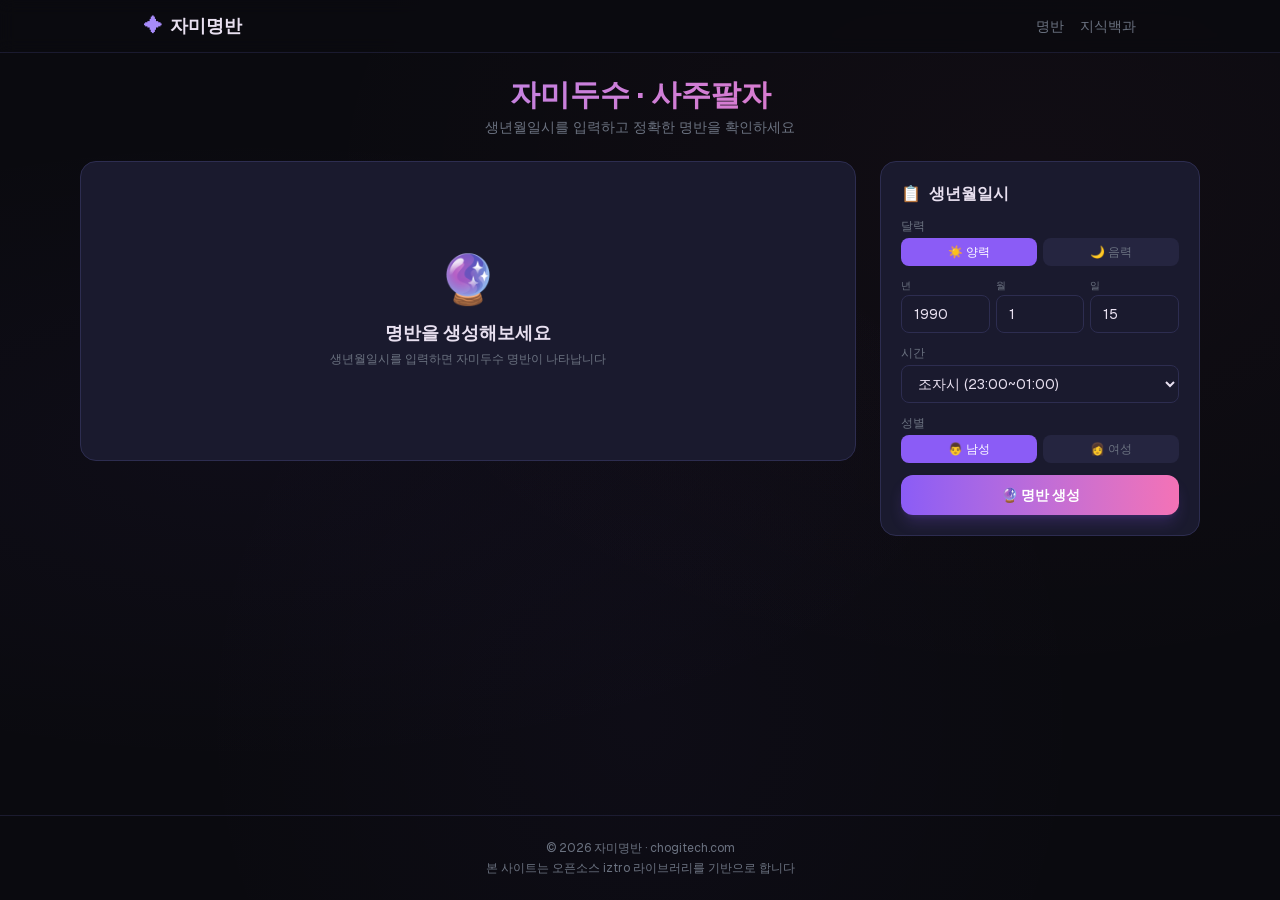
<file: index.html>
<!DOCTYPE html><html lang="ko" class="geist_a71539c9-module__T19VSG__variable geist_mono_8d43a2aa-module__8Li5zG__variable h-full antialiased"><head><meta charSet="utf-8"/><meta name="viewport" content="width=device-width, initial-scale=1"/><link rel="preload" href="/_next/static/media/797e433ab948586e-s.p.0r6juujl39pe6.woff2" as="font" crossorigin="" type="font/woff2"/><link rel="preload" href="/_next/static/media/caa3a2e1cccd8315-s.p.0wgildi0cnwt9.woff2" as="font" crossorigin="" type="font/woff2"/><link rel="stylesheet" href="/_next/static/chunks/3ohmui2isimin.css" data-precedence="next"/><link rel="preload" as="script" fetchPriority="low" href="/_next/static/chunks/1jq4o6yq14o4c.js"/><script src="/_next/static/chunks/07-hzktxqjvzd.js" async=""></script><script src="/_next/static/chunks/2nykiepra7i1k.js" async=""></script><script src="/_next/static/chunks/0txyvzq5vlzx-.js" async=""></script><script src="/_next/static/chunks/turbopack-0vy91m26_s1a8.js" async=""></script><script src="/_next/static/chunks/158myu8e_yme3.js" async=""></script><script src="/_next/static/chunks/2ajn6qz9h538c.js" async=""></script><script src="/_next/static/chunks/1kmvm9795qgll.js" async=""></script><meta name="next-size-adjust" content=""/><title>자미두수 · 사주팔자 명반 — AI 운세 분석</title><meta name="description" content="자미두수와 사주팔자를 무료로 분석해보세요. 생년월일시를 입력하면 정확한 명반과 매일 바뀌는 오늘의 운세를 확인할 수 있습니다."/><meta name="keywords" content="자미두수,사주,명반,운세,궁합,사주팔자,AI 사주"/><meta property="og:title" content="자미두수 · 사주팔자 명반"/><meta property="og:description" content="AI 기반 자미두수 명반 분석 — 무료 온라인 명리 시스템"/><meta property="og:locale" content="ko_KR"/><meta property="og:type" content="website"/><meta name="twitter:card" content="summary"/><meta name="twitter:title" content="자미두수 · 사주팔자 명반"/><meta name="twitter:description" content="AI 기반 자미두수 명반 분석 — 무료 온라인 명리 시스템"/><link rel="icon" href="/favicon.ico?favicon.2vob68tjqpejf.ico" sizes="256x256" type="image/x-icon"/><script src="/_next/static/chunks/0cz1d0mv5g_q7.js" noModule=""></script></head><body class="min-h-full flex flex-col"><div hidden=""><!--$--><!--/$--></div><header class="border-b border-border/50 backdrop-blur-sm bg-background/80 sticky top-0 z-50"><div class="max-w-5xl mx-auto px-4 py-3 flex items-center justify-between"><a href="/" class="flex items-center gap-2 text-lg font-semibold"><span class="text-primary-light">✦</span><span>자미명반</span></a><nav class="flex items-center gap-4 text-sm text-muted"><a href="/" class="hover:text-foreground transition-colors">명반</a><a href="/knowledge" class="hover:text-foreground transition-colors">지식백과</a></nav></div></header><main class="flex-1"><div class="max-w-6xl mx-auto px-4 py-6"><div class="text-center mb-6 animate-fade-in"><h1 class="text-2xl md:text-3xl font-bold gradient-text">자미두수 · 사주팔자</h1><p class="text-muted mt-1 text-xs md:text-sm">생년월일시를 입력하고 정확한 명반을 확인하세요</p></div><div class="flex flex-col md:flex-row gap-6"><div class="flex-1 order-2 md:order-1"><div class="bg-surface border border-border rounded-2xl p-8 md:p-12 text-center min-h-[300px] flex flex-col items-center justify-center"><div class="text-5xl mb-4">🔮</div><h3 class="text-lg font-semibold mb-1">명반을 생성해보세요</h3><p class="text-muted text-xs">생년월일시를 입력하면 자미두수 명반이 나타납니다</p></div></div><div class="w-full md:w-80 order-1 md:order-2"><div class="bg-surface border border-border rounded-2xl p-5 sticky top-20"><h2 class="text-base font-semibold mb-3 flex items-center gap-2"><span>📋</span> 생년월일시</h2><form class="space-y-3"><div><label class="block text-xs text-muted mb-1">달력</label><div class="flex gap-1.5"><button type="button" class="flex-1 py-1.5 px-2 rounded-lg text-xs font-medium transition-all bg-primary text-white">☀️ 양력</button><button type="button" class="flex-1 py-1.5 px-2 rounded-lg text-xs font-medium transition-all bg-surface-light text-muted">🌙 음력</button></div></div><div class="grid grid-cols-3 gap-1.5"><div><label class="block text-[10px] text-muted mb-0.5">년</label><input type="text" inputMode="numeric" class="w-full text-sm py-1.5" placeholder="1990" value="1990"/></div><div><label class="block text-[10px] text-muted mb-0.5">월</label><input type="text" inputMode="numeric" class="w-full text-sm py-1.5" placeholder="1" value="1"/></div><div><label class="block text-[10px] text-muted mb-0.5">일</label><input type="text" inputMode="numeric" class="w-full text-sm py-1.5" placeholder="1" value="15"/></div></div><div><label class="block text-xs text-muted mb-1">시간</label><select class="w-full text-sm py-1.5"><option value="0">조자시 (23:00~01:00)</option><option value="1">축시 (01:00~03:00)</option><option value="3">인시 (03:00~05:00)</option><option value="5">묘시 (05:00~07:00)</option><option value="7">진시 (07:00~09:00)</option><option value="9">사시 (09:00~11:00)</option><option value="11">오시 (11:00~13:00)</option><option value="13">미시 (13:00~15:00)</option><option value="15">신시 (15:00~17:00)</option><option value="17">유시 (17:00~19:00)</option><option value="19">술시 (19:00~21:00)</option><option value="21">해시 (21:00~23:00)</option><option value="23">만자시 (23:00~01:00)</option></select></div><div><label class="block text-xs text-muted mb-1">성별</label><div class="flex gap-1.5"><button type="button" class="flex-1 py-1.5 rounded-lg text-xs font-medium bg-primary text-white">👨 남성</button><button type="button" class="flex-1 py-1.5 rounded-lg text-xs font-medium bg-surface-light text-muted">👩 여성</button></div></div><button type="submit" class="w-full py-2.5 rounded-xl font-semibold text-sm bg-gradient-to-r from-primary to-accent text-white shadow-lg shadow-primary/20 hover:shadow-primary/40 transition-all disabled:opacity-50">🔮 명반 생성</button></form></div></div></div></div><!--$--><!--/$--></main><footer class="border-t border-border/50 py-6 text-center text-xs text-muted"><p>© 2026 자미명반 · chogitech.com</p><p class="mt-1">본 사이트는 오픈소스 iztro 라이브러리를 기반으로 합니다</p></footer><script src="/_next/static/chunks/1jq4o6yq14o4c.js" id="_R_" async=""></script><script>(self.__next_f=self.__next_f||[]).push([0])</script><script>self.__next_f.push([1,"1:\"$Sreact.fragment\"\n2:I[39756,[\"/_next/static/chunks/158myu8e_yme3.js\"],\"default\"]\n3:I[37457,[\"/_next/static/chunks/158myu8e_yme3.js\"],\"default\"]\n4:I[47257,[\"/_next/static/chunks/158myu8e_yme3.js\"],\"ClientPageRoot\"]\n5:I[52683,[\"/_next/static/chunks/158myu8e_yme3.js\",\"/_next/static/chunks/2ajn6qz9h538c.js\",\"/_next/static/chunks/1kmvm9795qgll.js\"],\"default\"]\n8:I[97367,[\"/_next/static/chunks/158myu8e_yme3.js\"],\"OutletBoundary\"]\n9:\"$Sreact.suspense\"\nb:I[97367,[\"/_next/static/chunks/158myu8e_yme3.js\"],\"ViewportBoundary\"]\nd:I[97367,[\"/_next/static/chunks/158myu8e_yme3.js\"],\"MetadataBoundary\"]\nf:I[68027,[\"/_next/static/chunks/158myu8e_yme3.js\"],\"default\",1]\n:HL[\"/_next/static/chunks/3ohmui2isimin.css\",\"style\"]\n:HL[\"/_next/static/media/797e433ab948586e-s.p.0r6juujl39pe6.woff2\",\"font\",{\"crossOrigin\":\"\",\"type\":\"font/woff2\"}]\n:HL[\"/_next/static/media/caa3a2e1cccd8315-s.p.0wgildi0cnwt9.woff2\",\"font\",{\"crossOrigin\":\"\",\"type\":\"font/woff2\"}]\n"])</script><script>self.__next_f.push([1,"0:{\"P\":null,\"c\":[\"\",\"\"],\"q\":\"\",\"i\":false,\"f\":[[[\"\",{\"children\":[\"__PAGE__\",{}]},\"$undefined\",\"$undefined\",16],[[\"$\",\"$1\",\"c\",{\"children\":[[[\"$\",\"link\",\"0\",{\"rel\":\"stylesheet\",\"href\":\"/_next/static/chunks/3ohmui2isimin.css\",\"precedence\":\"next\",\"crossOrigin\":\"$undefined\",\"nonce\":\"$undefined\"}],[\"$\",\"script\",\"script-0\",{\"src\":\"/_next/static/chunks/158myu8e_yme3.js\",\"async\":true,\"nonce\":\"$undefined\"}]],[\"$\",\"html\",null,{\"lang\":\"ko\",\"className\":\"geist_a71539c9-module__T19VSG__variable geist_mono_8d43a2aa-module__8Li5zG__variable h-full antialiased\",\"children\":[\"$\",\"body\",null,{\"className\":\"min-h-full flex flex-col\",\"children\":[[\"$\",\"header\",null,{\"className\":\"border-b border-border/50 backdrop-blur-sm bg-background/80 sticky top-0 z-50\",\"children\":[\"$\",\"div\",null,{\"className\":\"max-w-5xl mx-auto px-4 py-3 flex items-center justify-between\",\"children\":[[\"$\",\"a\",null,{\"href\":\"/\",\"className\":\"flex items-center gap-2 text-lg font-semibold\",\"children\":[[\"$\",\"span\",null,{\"className\":\"text-primary-light\",\"children\":\"✦\"}],[\"$\",\"span\",null,{\"children\":\"자미명반\"}]]}],[\"$\",\"nav\",null,{\"className\":\"flex items-center gap-4 text-sm text-muted\",\"children\":[[\"$\",\"a\",null,{\"href\":\"/\",\"className\":\"hover:text-foreground transition-colors\",\"children\":\"명반\"}],[\"$\",\"a\",null,{\"href\":\"/knowledge\",\"className\":\"hover:text-foreground transition-colors\",\"children\":\"지식백과\"}]]}]]}]}],[\"$\",\"main\",null,{\"className\":\"flex-1\",\"children\":[\"$\",\"$L2\",null,{\"parallelRouterKey\":\"children\",\"error\":\"$undefined\",\"errorStyles\":\"$undefined\",\"errorScripts\":\"$undefined\",\"template\":[\"$\",\"$L3\",null,{}],\"templateStyles\":\"$undefined\",\"templateScripts\":\"$undefined\",\"notFound\":[[[\"$\",\"title\",null,{\"children\":\"404: This page could not be found.\"}],[\"$\",\"div\",null,{\"style\":{\"fontFamily\":\"system-ui,\\\"Segoe UI\\\",Roboto,Helvetica,Arial,sans-serif,\\\"Apple Color Emoji\\\",\\\"Segoe UI Emoji\\\"\",\"height\":\"100vh\",\"textAlign\":\"center\",\"display\":\"flex\",\"flexDirection\":\"column\",\"alignItems\":\"center\",\"justifyContent\":\"center\"},\"children\":[\"$\",\"div\",null,{\"children\":[[\"$\",\"style\",null,{\"dangerouslySetInnerHTML\":{\"__html\":\"body{color:#000;background:#fff;margin:0}.next-error-h1{border-right:1px solid rgba(0,0,0,.3)}@media (prefers-color-scheme:dark){body{color:#fff;background:#000}.next-error-h1{border-right:1px solid rgba(255,255,255,.3)}}\"}}],[\"$\",\"h1\",null,{\"className\":\"next-error-h1\",\"style\":{\"display\":\"inline-block\",\"margin\":\"0 20px 0 0\",\"padding\":\"0 23px 0 0\",\"fontSize\":24,\"fontWeight\":500,\"verticalAlign\":\"top\",\"lineHeight\":\"49px\"},\"children\":404}],[\"$\",\"div\",null,{\"style\":{\"display\":\"inline-block\"},\"children\":[\"$\",\"h2\",null,{\"style\":{\"fontSize\":14,\"fontWeight\":400,\"lineHeight\":\"49px\",\"margin\":0},\"children\":\"This page could not be found.\"}]}]]}]}]],[]],\"forbidden\":\"$undefined\",\"unauthorized\":\"$undefined\"}]}],[\"$\",\"footer\",null,{\"className\":\"border-t border-border/50 py-6 text-center text-xs text-muted\",\"children\":[[\"$\",\"p\",null,{\"children\":\"© 2026 자미명반 · chogitech.com\"}],[\"$\",\"p\",null,{\"className\":\"mt-1\",\"children\":\"본 사이트는 오픈소스 iztro 라이브러리를 기반으로 합니다\"}]]}]]}]}]]}],{\"children\":[[\"$\",\"$1\",\"c\",{\"children\":[[\"$\",\"$L4\",null,{\"Component\":\"$5\",\"serverProvidedParams\":{\"searchParams\":{},\"params\":{},\"promises\":[\"$@6\",\"$@7\"]}}],[[\"$\",\"script\",\"script-0\",{\"src\":\"/_next/static/chunks/2ajn6qz9h538c.js\",\"async\":true,\"nonce\":\"$undefined\"}],[\"$\",\"script\",\"script-1\",{\"src\":\"/_next/static/chunks/1kmvm9795qgll.js\",\"async\":true,\"nonce\":\"$undefined\"}]],[\"$\",\"$L8\",null,{\"children\":[\"$\",\"$9\",null,{\"name\":\"Next.MetadataOutlet\",\"children\":\"$@a\"}]}]]}],{},null,false,null]},null,false,null],[\"$\",\"$1\",\"h\",{\"children\":[null,[\"$\",\"$Lb\",null,{\"children\":\"$Lc\"}],[\"$\",\"div\",null,{\"hidden\":true,\"children\":[\"$\",\"$Ld\",null,{\"children\":[\"$\",\"$9\",null,{\"name\":\"Next.Metadata\",\"children\":\"$Le\"}]}]}],[\"$\",\"meta\",null,{\"name\":\"next-size-adjust\",\"content\":\"\"}]]}],false]],\"m\":\"$undefined\",\"G\":[\"$f\",[[\"$\",\"link\",\"0\",{\"rel\":\"stylesheet\",\"href\":\"/_next/static/chunks/3ohmui2isimin.css\",\"precedence\":\"next\",\"crossOrigin\":\"$undefined\",\"nonce\":\"$undefined\"}]]],\"S\":true,\"h\":null,\"s\":\"$undefined\",\"l\":\"$undefined\",\"p\":\"$undefined\",\"d\":\"$undefined\",\"b\":\"iWkM35WZDjDXKNVyLfgoX\"}\n"])</script><script>self.__next_f.push([1,"6:{}\n7:\"$0:f:0:1:1:children:0:props:children:0:props:serverProvidedParams:params\"\n"])</script><script>self.__next_f.push([1,"c:[[\"$\",\"meta\",\"0\",{\"charSet\":\"utf-8\"}],[\"$\",\"meta\",\"1\",{\"name\":\"viewport\",\"content\":\"width=device-width, initial-scale=1\"}]]\n"])</script><script>self.__next_f.push([1,"10:I[27201,[\"/_next/static/chunks/158myu8e_yme3.js\"],\"IconMark\"]\na:null\ne:[[\"$\",\"title\",\"0\",{\"children\":\"자미두수 · 사주팔자 명반 — AI 운세 분석\"}],[\"$\",\"meta\",\"1\",{\"name\":\"description\",\"content\":\"자미두수와 사주팔자를 무료로 분석해보세요. 생년월일시를 입력하면 정확한 명반과 매일 바뀌는 오늘의 운세를 확인할 수 있습니다.\"}],[\"$\",\"meta\",\"2\",{\"name\":\"keywords\",\"content\":\"자미두수,사주,명반,운세,궁합,사주팔자,AI 사주\"}],[\"$\",\"meta\",\"3\",{\"property\":\"og:title\",\"content\":\"자미두수 · 사주팔자 명반\"}],[\"$\",\"meta\",\"4\",{\"property\":\"og:description\",\"content\":\"AI 기반 자미두수 명반 분석 — 무료 온라인 명리 시스템\"}],[\"$\",\"meta\",\"5\",{\"property\":\"og:locale\",\"content\":\"ko_KR\"}],[\"$\",\"meta\",\"6\",{\"property\":\"og:type\",\"content\":\"website\"}],[\"$\",\"meta\",\"7\",{\"name\":\"twitter:card\",\"content\":\"summary\"}],[\"$\",\"meta\",\"8\",{\"name\":\"twitter:title\",\"content\":\"자미두수 · 사주팔자 명반\"}],[\"$\",\"meta\",\"9\",{\"name\":\"twitter:description\",\"content\":\"AI 기반 자미두수 명반 분석 — 무료 온라인 명리 시스템\"}],[\"$\",\"link\",\"10\",{\"rel\":\"icon\",\"href\":\"/favicon.ico?favicon.2vob68tjqpejf.ico\",\"sizes\":\"256x256\",\"type\":\"image/x-icon\"}],[\"$\",\"$L10\",\"11\",{}]]\n"])</script></body></html>
</file>
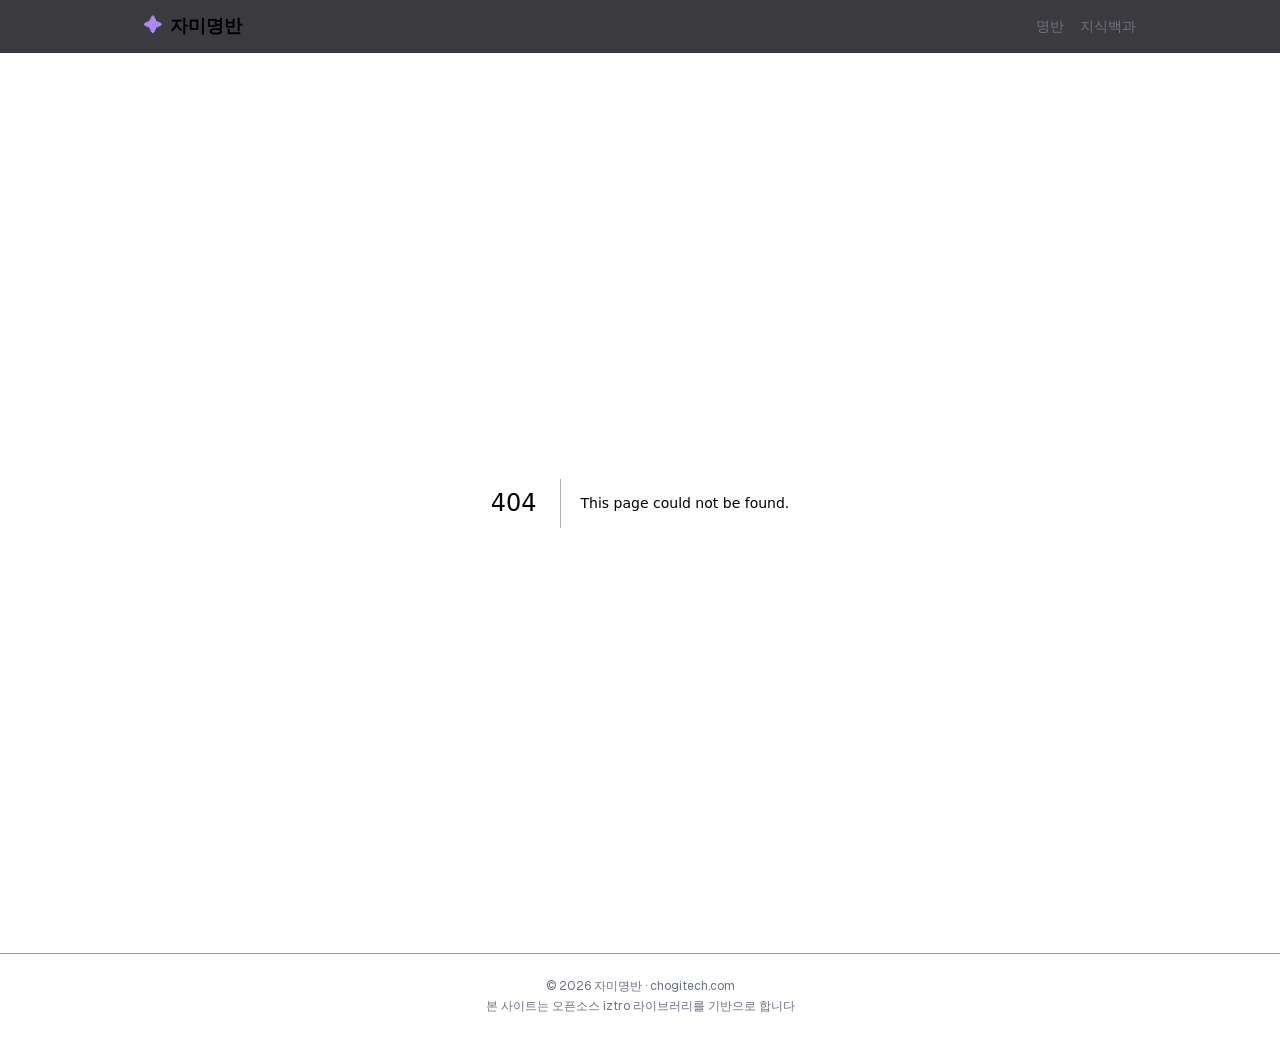
<file: 404/index.html>
<!DOCTYPE html><html lang="ko" class="geist_a71539c9-module__T19VSG__variable geist_mono_8d43a2aa-module__8Li5zG__variable h-full antialiased"><head><meta charSet="utf-8"/><meta name="viewport" content="width=device-width, initial-scale=1"/><link rel="stylesheet" href="/_next/static/chunks/3ohmui2isimin.css" data-precedence="next"/><link rel="preload" as="script" fetchPriority="low" href="/_next/static/chunks/1jq4o6yq14o4c.js"/><script src="/_next/static/chunks/07-hzktxqjvzd.js" async=""></script><script src="/_next/static/chunks/2nykiepra7i1k.js" async=""></script><script src="/_next/static/chunks/0txyvzq5vlzx-.js" async=""></script><script src="/_next/static/chunks/turbopack-0vy91m26_s1a8.js" async=""></script><script src="/_next/static/chunks/158myu8e_yme3.js" async=""></script><meta name="robots" content="noindex"/><meta name="next-size-adjust" content=""/><title>404: This page could not be found.</title><title>자미두수 · 사주팔자 명반 — AI 운세 분석</title><meta name="description" content="자미두수와 사주팔자를 무료로 분석해보세요. 생년월일시를 입력하면 정확한 명반과 매일 바뀌는 오늘의 운세를 확인할 수 있습니다."/><meta name="keywords" content="자미두수,사주,명반,운세,궁합,사주팔자,AI 사주"/><meta property="og:title" content="자미두수 · 사주팔자 명반"/><meta property="og:description" content="AI 기반 자미두수 명반 분석 — 무료 온라인 명리 시스템"/><meta property="og:locale" content="ko_KR"/><meta property="og:type" content="website"/><meta name="twitter:card" content="summary"/><meta name="twitter:title" content="자미두수 · 사주팔자 명반"/><meta name="twitter:description" content="AI 기반 자미두수 명반 분석 — 무료 온라인 명리 시스템"/><link rel="icon" href="/favicon.ico?favicon.2vob68tjqpejf.ico" sizes="256x256" type="image/x-icon"/><script src="/_next/static/chunks/0cz1d0mv5g_q7.js" noModule=""></script></head><body class="min-h-full flex flex-col"><div hidden=""><!--$--><!--/$--></div><header class="border-b border-border/50 backdrop-blur-sm bg-background/80 sticky top-0 z-50"><div class="max-w-5xl mx-auto px-4 py-3 flex items-center justify-between"><a href="/" class="flex items-center gap-2 text-lg font-semibold"><span class="text-primary-light">✦</span><span>자미명반</span></a><nav class="flex items-center gap-4 text-sm text-muted"><a href="/" class="hover:text-foreground transition-colors">명반</a><a href="/knowledge" class="hover:text-foreground transition-colors">지식백과</a></nav></div></header><main class="flex-1"><div style="font-family:system-ui,&quot;Segoe UI&quot;,Roboto,Helvetica,Arial,sans-serif,&quot;Apple Color Emoji&quot;,&quot;Segoe UI Emoji&quot;;height:100vh;text-align:center;display:flex;flex-direction:column;align-items:center;justify-content:center"><div><style>body{color:#000;background:#fff;margin:0}.next-error-h1{border-right:1px solid rgba(0,0,0,.3)}@media (prefers-color-scheme:dark){body{color:#fff;background:#000}.next-error-h1{border-right:1px solid rgba(255,255,255,.3)}}</style><h1 class="next-error-h1" style="display:inline-block;margin:0 20px 0 0;padding:0 23px 0 0;font-size:24px;font-weight:500;vertical-align:top;line-height:49px">404</h1><div style="display:inline-block"><h2 style="font-size:14px;font-weight:400;line-height:49px;margin:0">This page could not be found.</h2></div></div></div><!--$--><!--/$--></main><footer class="border-t border-border/50 py-6 text-center text-xs text-muted"><p>© 2026 자미명반 · chogitech.com</p><p class="mt-1">본 사이트는 오픈소스 iztro 라이브러리를 기반으로 합니다</p></footer><script src="/_next/static/chunks/1jq4o6yq14o4c.js" id="_R_" async=""></script><script>(self.__next_f=self.__next_f||[]).push([0])</script><script>self.__next_f.push([1,"1:\"$Sreact.fragment\"\n2:I[39756,[\"/_next/static/chunks/158myu8e_yme3.js\"],\"default\"]\n3:I[37457,[\"/_next/static/chunks/158myu8e_yme3.js\"],\"default\"]\n4:I[97367,[\"/_next/static/chunks/158myu8e_yme3.js\"],\"OutletBoundary\"]\n5:\"$Sreact.suspense\"\n8:I[97367,[\"/_next/static/chunks/158myu8e_yme3.js\"],\"ViewportBoundary\"]\na:I[97367,[\"/_next/static/chunks/158myu8e_yme3.js\"],\"MetadataBoundary\"]\nc:I[68027,[\"/_next/static/chunks/158myu8e_yme3.js\"],\"default\",1]\n:HL[\"/_next/static/chunks/3ohmui2isimin.css\",\"style\"]\n"])</script><script>self.__next_f.push([1,"0:{\"P\":null,\"c\":[\"\",\"_not-found\",\"\"],\"q\":\"\",\"i\":false,\"f\":[[[\"\",{\"children\":[\"/_not-found\",{\"children\":[\"__PAGE__\",{}]}]},\"$undefined\",\"$undefined\",16],[[\"$\",\"$1\",\"c\",{\"children\":[[[\"$\",\"link\",\"0\",{\"rel\":\"stylesheet\",\"href\":\"/_next/static/chunks/3ohmui2isimin.css\",\"precedence\":\"next\",\"crossOrigin\":\"$undefined\",\"nonce\":\"$undefined\"}],[\"$\",\"script\",\"script-0\",{\"src\":\"/_next/static/chunks/158myu8e_yme3.js\",\"async\":true,\"nonce\":\"$undefined\"}]],[\"$\",\"html\",null,{\"lang\":\"ko\",\"className\":\"geist_a71539c9-module__T19VSG__variable geist_mono_8d43a2aa-module__8Li5zG__variable h-full antialiased\",\"children\":[\"$\",\"body\",null,{\"className\":\"min-h-full flex flex-col\",\"children\":[[\"$\",\"header\",null,{\"className\":\"border-b border-border/50 backdrop-blur-sm bg-background/80 sticky top-0 z-50\",\"children\":[\"$\",\"div\",null,{\"className\":\"max-w-5xl mx-auto px-4 py-3 flex items-center justify-between\",\"children\":[[\"$\",\"a\",null,{\"href\":\"/\",\"className\":\"flex items-center gap-2 text-lg font-semibold\",\"children\":[[\"$\",\"span\",null,{\"className\":\"text-primary-light\",\"children\":\"✦\"}],[\"$\",\"span\",null,{\"children\":\"자미명반\"}]]}],[\"$\",\"nav\",null,{\"className\":\"flex items-center gap-4 text-sm text-muted\",\"children\":[[\"$\",\"a\",null,{\"href\":\"/\",\"className\":\"hover:text-foreground transition-colors\",\"children\":\"명반\"}],[\"$\",\"a\",null,{\"href\":\"/knowledge\",\"className\":\"hover:text-foreground transition-colors\",\"children\":\"지식백과\"}]]}]]}]}],[\"$\",\"main\",null,{\"className\":\"flex-1\",\"children\":[\"$\",\"$L2\",null,{\"parallelRouterKey\":\"children\",\"error\":\"$undefined\",\"errorStyles\":\"$undefined\",\"errorScripts\":\"$undefined\",\"template\":[\"$\",\"$L3\",null,{}],\"templateStyles\":\"$undefined\",\"templateScripts\":\"$undefined\",\"notFound\":[[[\"$\",\"title\",null,{\"children\":\"404: This page could not be found.\"}],[\"$\",\"div\",null,{\"style\":{\"fontFamily\":\"system-ui,\\\"Segoe UI\\\",Roboto,Helvetica,Arial,sans-serif,\\\"Apple Color Emoji\\\",\\\"Segoe UI Emoji\\\"\",\"height\":\"100vh\",\"textAlign\":\"center\",\"display\":\"flex\",\"flexDirection\":\"column\",\"alignItems\":\"center\",\"justifyContent\":\"center\"},\"children\":[\"$\",\"div\",null,{\"children\":[[\"$\",\"style\",null,{\"dangerouslySetInnerHTML\":{\"__html\":\"body{color:#000;background:#fff;margin:0}.next-error-h1{border-right:1px solid rgba(0,0,0,.3)}@media (prefers-color-scheme:dark){body{color:#fff;background:#000}.next-error-h1{border-right:1px solid rgba(255,255,255,.3)}}\"}}],[\"$\",\"h1\",null,{\"className\":\"next-error-h1\",\"style\":{\"display\":\"inline-block\",\"margin\":\"0 20px 0 0\",\"padding\":\"0 23px 0 0\",\"fontSize\":24,\"fontWeight\":500,\"verticalAlign\":\"top\",\"lineHeight\":\"49px\"},\"children\":404}],[\"$\",\"div\",null,{\"style\":{\"display\":\"inline-block\"},\"children\":[\"$\",\"h2\",null,{\"style\":{\"fontSize\":14,\"fontWeight\":400,\"lineHeight\":\"49px\",\"margin\":0},\"children\":\"This page could not be found.\"}]}]]}]}]],[]],\"forbidden\":\"$undefined\",\"unauthorized\":\"$undefined\"}]}],[\"$\",\"footer\",null,{\"className\":\"border-t border-border/50 py-6 text-center text-xs text-muted\",\"children\":[[\"$\",\"p\",null,{\"children\":\"© 2026 자미명반 · chogitech.com\"}],[\"$\",\"p\",null,{\"className\":\"mt-1\",\"children\":\"본 사이트는 오픈소스 iztro 라이브러리를 기반으로 합니다\"}]]}]]}]}]]}],{\"children\":[[\"$\",\"$1\",\"c\",{\"children\":[null,[\"$\",\"$L2\",null,{\"parallelRouterKey\":\"children\",\"error\":\"$undefined\",\"errorStyles\":\"$undefined\",\"errorScripts\":\"$undefined\",\"template\":[\"$\",\"$L3\",null,{}],\"templateStyles\":\"$undefined\",\"templateScripts\":\"$undefined\",\"notFound\":\"$undefined\",\"forbidden\":\"$undefined\",\"unauthorized\":\"$undefined\"}]]}],{\"children\":[[\"$\",\"$1\",\"c\",{\"children\":[[[\"$\",\"title\",null,{\"children\":\"404: This page could not be found.\"}],[\"$\",\"div\",null,{\"style\":\"$0:f:0:1:0:props:children:1:props:children:props:children:1:props:children:props:notFound:0:1:props:style\",\"children\":[\"$\",\"div\",null,{\"children\":[[\"$\",\"style\",null,{\"dangerouslySetInnerHTML\":{\"__html\":\"body{color:#000;background:#fff;margin:0}.next-error-h1{border-right:1px solid rgba(0,0,0,.3)}@media (prefers-color-scheme:dark){body{color:#fff;background:#000}.next-error-h1{border-right:1px solid rgba(255,255,255,.3)}}\"}}],[\"$\",\"h1\",null,{\"className\":\"next-error-h1\",\"style\":\"$0:f:0:1:0:props:children:1:props:children:props:children:1:props:children:props:notFound:0:1:props:children:props:children:1:props:style\",\"children\":404}],[\"$\",\"div\",null,{\"style\":\"$0:f:0:1:0:props:children:1:props:children:props:children:1:props:children:props:notFound:0:1:props:children:props:children:2:props:style\",\"children\":[\"$\",\"h2\",null,{\"style\":\"$0:f:0:1:0:props:children:1:props:children:props:children:1:props:children:props:notFound:0:1:props:children:props:children:2:props:children:props:style\",\"children\":\"This page could not be found.\"}]}]]}]}]],null,[\"$\",\"$L4\",null,{\"children\":[\"$\",\"$5\",null,{\"name\":\"Next.MetadataOutlet\",\"children\":\"$@6\"}]}]]}],{},null,false,null]},null,false,\"$@7\"]},null,false,null],[\"$\",\"$1\",\"h\",{\"children\":[[\"$\",\"meta\",null,{\"name\":\"robots\",\"content\":\"noindex\"}],[\"$\",\"$L8\",null,{\"children\":\"$L9\"}],[\"$\",\"div\",null,{\"hidden\":true,\"children\":[\"$\",\"$La\",null,{\"children\":[\"$\",\"$5\",null,{\"name\":\"Next.Metadata\",\"children\":\"$Lb\"}]}]}],[\"$\",\"meta\",null,{\"name\":\"next-size-adjust\",\"content\":\"\"}]]}],false]],\"m\":\"$undefined\",\"G\":[\"$c\",[[\"$\",\"link\",\"0\",{\"rel\":\"stylesheet\",\"href\":\"/_next/static/chunks/3ohmui2isimin.css\",\"precedence\":\"next\",\"crossOrigin\":\"$undefined\",\"nonce\":\"$undefined\"}]]],\"S\":true,\"h\":null,\"s\":\"$undefined\",\"l\":\"$undefined\",\"p\":\"$undefined\",\"d\":\"$undefined\",\"b\":\"iWkM35WZDjDXKNVyLfgoX\"}\n"])</script><script>self.__next_f.push([1,"d:[]\n7:\"$Wd\"\n"])</script><script>self.__next_f.push([1,"9:[[\"$\",\"meta\",\"0\",{\"charSet\":\"utf-8\"}],[\"$\",\"meta\",\"1\",{\"name\":\"viewport\",\"content\":\"width=device-width, initial-scale=1\"}]]\n"])</script><script>self.__next_f.push([1,"e:I[27201,[\"/_next/static/chunks/158myu8e_yme3.js\"],\"IconMark\"]\n6:null\nb:[[\"$\",\"title\",\"0\",{\"children\":\"자미두수 · 사주팔자 명반 — AI 운세 분석\"}],[\"$\",\"meta\",\"1\",{\"name\":\"description\",\"content\":\"자미두수와 사주팔자를 무료로 분석해보세요. 생년월일시를 입력하면 정확한 명반과 매일 바뀌는 오늘의 운세를 확인할 수 있습니다.\"}],[\"$\",\"meta\",\"2\",{\"name\":\"keywords\",\"content\":\"자미두수,사주,명반,운세,궁합,사주팔자,AI 사주\"}],[\"$\",\"meta\",\"3\",{\"property\":\"og:title\",\"content\":\"자미두수 · 사주팔자 명반\"}],[\"$\",\"meta\",\"4\",{\"property\":\"og:description\",\"content\":\"AI 기반 자미두수 명반 분석 — 무료 온라인 명리 시스템\"}],[\"$\",\"meta\",\"5\",{\"property\":\"og:locale\",\"content\":\"ko_KR\"}],[\"$\",\"meta\",\"6\",{\"property\":\"og:type\",\"content\":\"website\"}],[\"$\",\"meta\",\"7\",{\"name\":\"twitter:card\",\"content\":\"summary\"}],[\"$\",\"meta\",\"8\",{\"name\":\"twitter:title\",\"content\":\"자미두수 · 사주팔자 명반\"}],[\"$\",\"meta\",\"9\",{\"name\":\"twitter:description\",\"content\":\"AI 기반 자미두수 명반 분석 — 무료 온라인 명리 시스템\"}],[\"$\",\"link\",\"10\",{\"rel\":\"icon\",\"href\":\"/favicon.ico?favicon.2vob68tjqpejf.ico\",\"sizes\":\"256x256\",\"type\":\"image/x-icon\"}],[\"$\",\"$Le\",\"11\",{}]]\n"])</script></body></html>
</file>
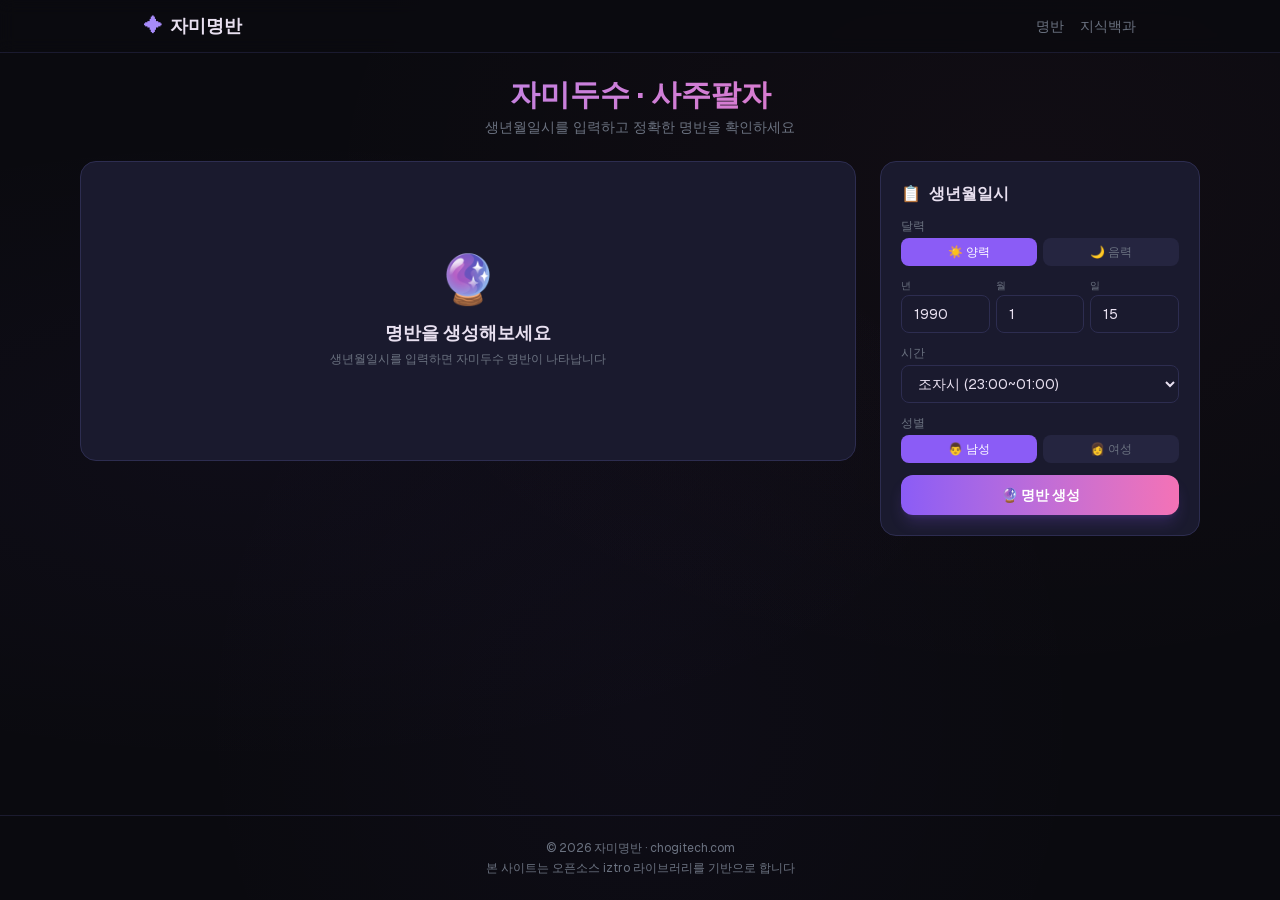
<file: analysis/index.html>
<!DOCTYPE html><html lang="ko" class="geist_a71539c9-module__T19VSG__variable geist_mono_8d43a2aa-module__8Li5zG__variable h-full antialiased"><head><meta charSet="utf-8"/><meta name="viewport" content="width=device-width, initial-scale=1"/><link rel="preload" href="/_next/static/media/797e433ab948586e-s.p.0r6juujl39pe6.woff2" as="font" crossorigin="" type="font/woff2"/><link rel="preload" href="/_next/static/media/caa3a2e1cccd8315-s.p.0wgildi0cnwt9.woff2" as="font" crossorigin="" type="font/woff2"/><link rel="stylesheet" href="/_next/static/chunks/3ohmui2isimin.css" data-precedence="next"/><link rel="preload" as="script" fetchPriority="low" href="/_next/static/chunks/1jq4o6yq14o4c.js"/><script src="/_next/static/chunks/07-hzktxqjvzd.js" async=""></script><script src="/_next/static/chunks/2nykiepra7i1k.js" async=""></script><script src="/_next/static/chunks/0txyvzq5vlzx-.js" async=""></script><script src="/_next/static/chunks/turbopack-0vy91m26_s1a8.js" async=""></script><script src="/_next/static/chunks/158myu8e_yme3.js" async=""></script><script src="/_next/static/chunks/3i9e__lxj94lh.js" async=""></script><script src="/_next/static/chunks/1ugw49luxe83a.js" async=""></script><meta name="next-size-adjust" content=""/><title>자미두수 · 사주팔자 명반 — AI 운세 분석</title><meta name="description" content="자미두수와 사주팔자를 무료로 분석해보세요. 생년월일시를 입력하면 정확한 명반과 매일 바뀌는 오늘의 운세를 확인할 수 있습니다."/><meta name="keywords" content="자미두수,사주,명반,운세,궁합,사주팔자,AI 사주"/><meta property="og:title" content="자미두수 · 사주팔자 명반"/><meta property="og:description" content="AI 기반 자미두수 명반 분석 — 무료 온라인 명리 시스템"/><meta property="og:locale" content="ko_KR"/><meta property="og:type" content="website"/><meta name="twitter:card" content="summary"/><meta name="twitter:title" content="자미두수 · 사주팔자 명반"/><meta name="twitter:description" content="AI 기반 자미두수 명반 분석 — 무료 온라인 명리 시스템"/><link rel="icon" href="/favicon.ico?favicon.2vob68tjqpejf.ico" sizes="256x256" type="image/x-icon"/><script src="/_next/static/chunks/0cz1d0mv5g_q7.js" noModule=""></script></head><body class="min-h-full flex flex-col"><div hidden=""><!--$--><!--/$--></div><header class="border-b border-border/50 backdrop-blur-sm bg-background/80 sticky top-0 z-50"><div class="max-w-5xl mx-auto px-4 py-3 flex items-center justify-between"><a href="/" class="flex items-center gap-2 text-lg font-semibold"><span class="text-primary-light">✦</span><span>자미명반</span></a><nav class="flex items-center gap-4 text-sm text-muted"><a href="/" class="hover:text-foreground transition-colors">명반</a><a href="/knowledge" class="hover:text-foreground transition-colors">지식백과</a></nav></div></header><main class="flex-1"><!--$--><!--/$--></main><footer class="border-t border-border/50 py-6 text-center text-xs text-muted"><p>© 2026 자미명반 · chogitech.com</p><p class="mt-1">본 사이트는 오픈소스 iztro 라이브러리를 기반으로 합니다</p></footer><script src="/_next/static/chunks/1jq4o6yq14o4c.js" id="_R_" async=""></script><script>(self.__next_f=self.__next_f||[]).push([0])</script><script>self.__next_f.push([1,"1:\"$Sreact.fragment\"\n2:I[39756,[\"/_next/static/chunks/158myu8e_yme3.js\"],\"default\"]\n3:I[37457,[\"/_next/static/chunks/158myu8e_yme3.js\"],\"default\"]\n4:I[47257,[\"/_next/static/chunks/158myu8e_yme3.js\"],\"ClientPageRoot\"]\n5:I[41644,[\"/_next/static/chunks/158myu8e_yme3.js\",\"/_next/static/chunks/3i9e__lxj94lh.js\",\"/_next/static/chunks/1ugw49luxe83a.js\"],\"default\"]\n8:I[97367,[\"/_next/static/chunks/158myu8e_yme3.js\"],\"OutletBoundary\"]\n9:\"$Sreact.suspense\"\nc:I[97367,[\"/_next/static/chunks/158myu8e_yme3.js\"],\"ViewportBoundary\"]\ne:I[97367,[\"/_next/static/chunks/158myu8e_yme3.js\"],\"MetadataBoundary\"]\n10:I[68027,[\"/_next/static/chunks/158myu8e_yme3.js\"],\"default\",1]\n:HL[\"/_next/static/chunks/3ohmui2isimin.css\",\"style\"]\n:HL[\"/_next/static/media/797e433ab948586e-s.p.0r6juujl39pe6.woff2\",\"font\",{\"crossOrigin\":\"\",\"type\":\"font/woff2\"}]\n:HL[\"/_next/static/media/caa3a2e1cccd8315-s.p.0wgildi0cnwt9.woff2\",\"font\",{\"crossOrigin\":\"\",\"type\":\"font/woff2\"}]\n"])</script><script>self.__next_f.push([1,"0:{\"P\":null,\"c\":[\"\",\"analysis\",\"\"],\"q\":\"\",\"i\":false,\"f\":[[[\"\",{\"children\":[\"analysis\",{\"children\":[\"__PAGE__\",{}]}]},\"$undefined\",\"$undefined\",16],[[\"$\",\"$1\",\"c\",{\"children\":[[[\"$\",\"link\",\"0\",{\"rel\":\"stylesheet\",\"href\":\"/_next/static/chunks/3ohmui2isimin.css\",\"precedence\":\"next\",\"crossOrigin\":\"$undefined\",\"nonce\":\"$undefined\"}],[\"$\",\"script\",\"script-0\",{\"src\":\"/_next/static/chunks/158myu8e_yme3.js\",\"async\":true,\"nonce\":\"$undefined\"}]],[\"$\",\"html\",null,{\"lang\":\"ko\",\"className\":\"geist_a71539c9-module__T19VSG__variable geist_mono_8d43a2aa-module__8Li5zG__variable h-full antialiased\",\"children\":[\"$\",\"body\",null,{\"className\":\"min-h-full flex flex-col\",\"children\":[[\"$\",\"header\",null,{\"className\":\"border-b border-border/50 backdrop-blur-sm bg-background/80 sticky top-0 z-50\",\"children\":[\"$\",\"div\",null,{\"className\":\"max-w-5xl mx-auto px-4 py-3 flex items-center justify-between\",\"children\":[[\"$\",\"a\",null,{\"href\":\"/\",\"className\":\"flex items-center gap-2 text-lg font-semibold\",\"children\":[[\"$\",\"span\",null,{\"className\":\"text-primary-light\",\"children\":\"✦\"}],[\"$\",\"span\",null,{\"children\":\"자미명반\"}]]}],[\"$\",\"nav\",null,{\"className\":\"flex items-center gap-4 text-sm text-muted\",\"children\":[[\"$\",\"a\",null,{\"href\":\"/\",\"className\":\"hover:text-foreground transition-colors\",\"children\":\"명반\"}],[\"$\",\"a\",null,{\"href\":\"/knowledge\",\"className\":\"hover:text-foreground transition-colors\",\"children\":\"지식백과\"}]]}]]}]}],[\"$\",\"main\",null,{\"className\":\"flex-1\",\"children\":[\"$\",\"$L2\",null,{\"parallelRouterKey\":\"children\",\"error\":\"$undefined\",\"errorStyles\":\"$undefined\",\"errorScripts\":\"$undefined\",\"template\":[\"$\",\"$L3\",null,{}],\"templateStyles\":\"$undefined\",\"templateScripts\":\"$undefined\",\"notFound\":[[[\"$\",\"title\",null,{\"children\":\"404: This page could not be found.\"}],[\"$\",\"div\",null,{\"style\":{\"fontFamily\":\"system-ui,\\\"Segoe UI\\\",Roboto,Helvetica,Arial,sans-serif,\\\"Apple Color Emoji\\\",\\\"Segoe UI Emoji\\\"\",\"height\":\"100vh\",\"textAlign\":\"center\",\"display\":\"flex\",\"flexDirection\":\"column\",\"alignItems\":\"center\",\"justifyContent\":\"center\"},\"children\":[\"$\",\"div\",null,{\"children\":[[\"$\",\"style\",null,{\"dangerouslySetInnerHTML\":{\"__html\":\"body{color:#000;background:#fff;margin:0}.next-error-h1{border-right:1px solid rgba(0,0,0,.3)}@media (prefers-color-scheme:dark){body{color:#fff;background:#000}.next-error-h1{border-right:1px solid rgba(255,255,255,.3)}}\"}}],[\"$\",\"h1\",null,{\"className\":\"next-error-h1\",\"style\":{\"display\":\"inline-block\",\"margin\":\"0 20px 0 0\",\"padding\":\"0 23px 0 0\",\"fontSize\":24,\"fontWeight\":500,\"verticalAlign\":\"top\",\"lineHeight\":\"49px\"},\"children\":404}],[\"$\",\"div\",null,{\"style\":{\"display\":\"inline-block\"},\"children\":[\"$\",\"h2\",null,{\"style\":{\"fontSize\":14,\"fontWeight\":400,\"lineHeight\":\"49px\",\"margin\":0},\"children\":\"This page could not be found.\"}]}]]}]}]],[]],\"forbidden\":\"$undefined\",\"unauthorized\":\"$undefined\"}]}],[\"$\",\"footer\",null,{\"className\":\"border-t border-border/50 py-6 text-center text-xs text-muted\",\"children\":[[\"$\",\"p\",null,{\"children\":\"© 2026 자미명반 · chogitech.com\"}],[\"$\",\"p\",null,{\"className\":\"mt-1\",\"children\":\"본 사이트는 오픈소스 iztro 라이브러리를 기반으로 합니다\"}]]}]]}]}]]}],{\"children\":[[\"$\",\"$1\",\"c\",{\"children\":[null,[\"$\",\"$L2\",null,{\"parallelRouterKey\":\"children\",\"error\":\"$undefined\",\"errorStyles\":\"$undefined\",\"errorScripts\":\"$undefined\",\"template\":[\"$\",\"$L3\",null,{}],\"templateStyles\":\"$undefined\",\"templateScripts\":\"$undefined\",\"notFound\":\"$undefined\",\"forbidden\":\"$undefined\",\"unauthorized\":\"$undefined\"}]]}],{\"children\":[[\"$\",\"$1\",\"c\",{\"children\":[[\"$\",\"$L4\",null,{\"Component\":\"$5\",\"serverProvidedParams\":{\"searchParams\":{},\"params\":{},\"promises\":[\"$@6\",\"$@7\"]}}],[[\"$\",\"script\",\"script-0\",{\"src\":\"/_next/static/chunks/3i9e__lxj94lh.js\",\"async\":true,\"nonce\":\"$undefined\"}],[\"$\",\"script\",\"script-1\",{\"src\":\"/_next/static/chunks/1ugw49luxe83a.js\",\"async\":true,\"nonce\":\"$undefined\"}]],[\"$\",\"$L8\",null,{\"children\":[\"$\",\"$9\",null,{\"name\":\"Next.MetadataOutlet\",\"children\":\"$@a\"}]}]]}],{},null,false,null]},null,false,\"$@b\"]},null,false,null],[\"$\",\"$1\",\"h\",{\"children\":[null,[\"$\",\"$Lc\",null,{\"children\":\"$Ld\"}],[\"$\",\"div\",null,{\"hidden\":true,\"children\":[\"$\",\"$Le\",null,{\"children\":[\"$\",\"$9\",null,{\"name\":\"Next.Metadata\",\"children\":\"$Lf\"}]}]}],[\"$\",\"meta\",null,{\"name\":\"next-size-adjust\",\"content\":\"\"}]]}],false]],\"m\":\"$undefined\",\"G\":[\"$10\",[[\"$\",\"link\",\"0\",{\"rel\":\"stylesheet\",\"href\":\"/_next/static/chunks/3ohmui2isimin.css\",\"precedence\":\"next\",\"crossOrigin\":\"$undefined\",\"nonce\":\"$undefined\"}]]],\"S\":true,\"h\":null,\"s\":\"$undefined\",\"l\":\"$undefined\",\"p\":\"$undefined\",\"d\":\"$undefined\",\"b\":\"iWkM35WZDjDXKNVyLfgoX\"}\n"])</script><script>self.__next_f.push([1,"11:[]\nb:\"$W11\"\n6:{}\n7:\"$0:f:0:1:1:children:1:children:0:props:children:0:props:serverProvidedParams:params\"\n"])</script><script>self.__next_f.push([1,"d:[[\"$\",\"meta\",\"0\",{\"charSet\":\"utf-8\"}],[\"$\",\"meta\",\"1\",{\"name\":\"viewport\",\"content\":\"width=device-width, initial-scale=1\"}]]\n"])</script><script>self.__next_f.push([1,"12:I[27201,[\"/_next/static/chunks/158myu8e_yme3.js\"],\"IconMark\"]\na:null\nf:[[\"$\",\"title\",\"0\",{\"children\":\"자미두수 · 사주팔자 명반 — AI 운세 분석\"}],[\"$\",\"meta\",\"1\",{\"name\":\"description\",\"content\":\"자미두수와 사주팔자를 무료로 분석해보세요. 생년월일시를 입력하면 정확한 명반과 매일 바뀌는 오늘의 운세를 확인할 수 있습니다.\"}],[\"$\",\"meta\",\"2\",{\"name\":\"keywords\",\"content\":\"자미두수,사주,명반,운세,궁합,사주팔자,AI 사주\"}],[\"$\",\"meta\",\"3\",{\"property\":\"og:title\",\"content\":\"자미두수 · 사주팔자 명반\"}],[\"$\",\"meta\",\"4\",{\"property\":\"og:description\",\"content\":\"AI 기반 자미두수 명반 분석 — 무료 온라인 명리 시스템\"}],[\"$\",\"meta\",\"5\",{\"property\":\"og:locale\",\"content\":\"ko_KR\"}],[\"$\",\"meta\",\"6\",{\"property\":\"og:type\",\"content\":\"website\"}],[\"$\",\"meta\",\"7\",{\"name\":\"twitter:card\",\"content\":\"summary\"}],[\"$\",\"meta\",\"8\",{\"name\":\"twitter:title\",\"content\":\"자미두수 · 사주팔자 명반\"}],[\"$\",\"meta\",\"9\",{\"name\":\"twitter:description\",\"content\":\"AI 기반 자미두수 명반 분석 — 무료 온라인 명리 시스템\"}],[\"$\",\"link\",\"10\",{\"rel\":\"icon\",\"href\":\"/favicon.ico?favicon.2vob68tjqpejf.ico\",\"sizes\":\"256x256\",\"type\":\"image/x-icon\"}],[\"$\",\"$L12\",\"11\",{}]]\n"])</script></body></html>
</file>
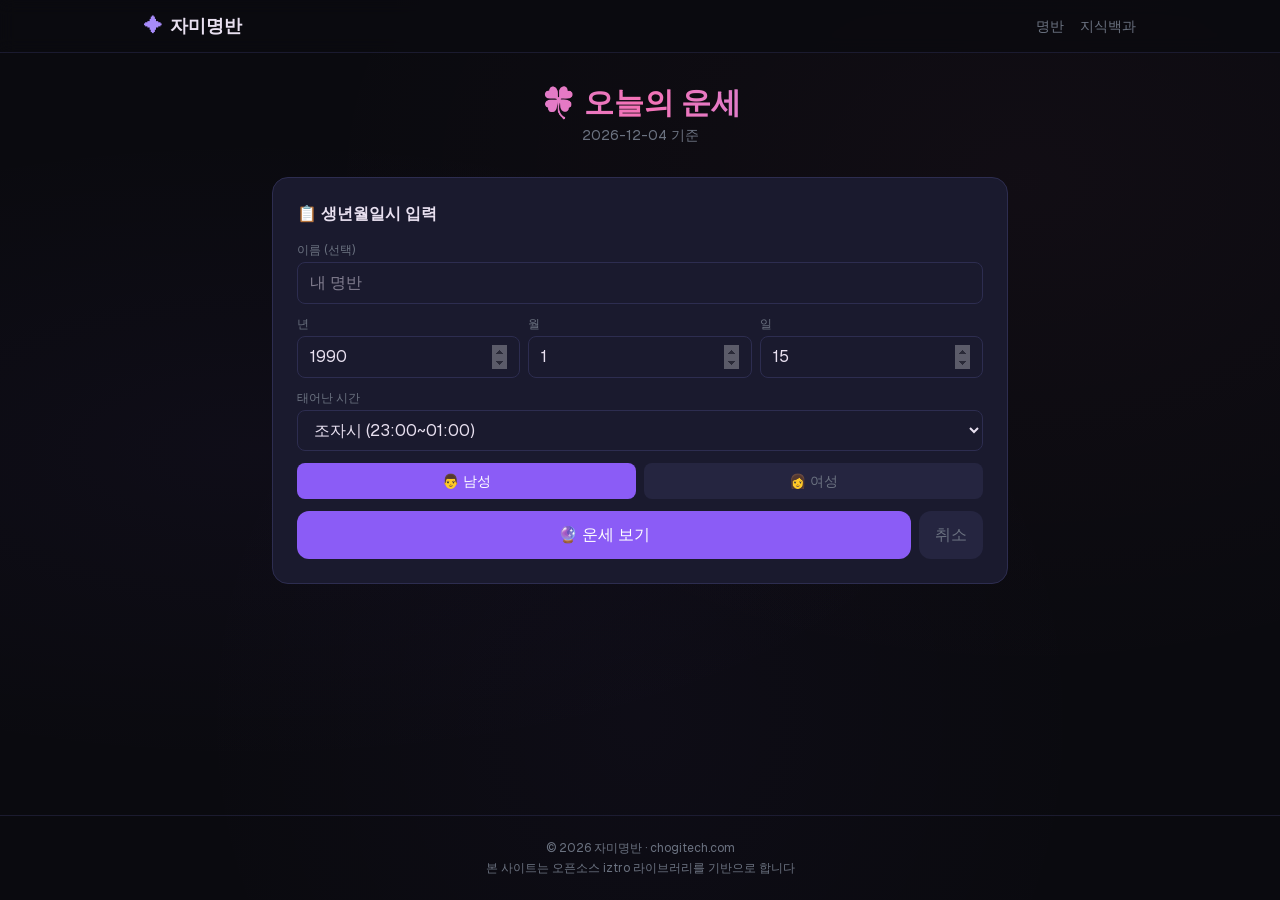
<file: daily/index.html>
<!DOCTYPE html><html lang="ko" class="geist_a71539c9-module__T19VSG__variable geist_mono_8d43a2aa-module__8Li5zG__variable h-full antialiased"><head><meta charSet="utf-8"/><meta name="viewport" content="width=device-width, initial-scale=1"/><link rel="preload" href="/_next/static/media/797e433ab948586e-s.p.0r6juujl39pe6.woff2" as="font" crossorigin="" type="font/woff2"/><link rel="preload" href="/_next/static/media/caa3a2e1cccd8315-s.p.0wgildi0cnwt9.woff2" as="font" crossorigin="" type="font/woff2"/><link rel="stylesheet" href="/_next/static/chunks/3ohmui2isimin.css" data-precedence="next"/><link rel="preload" as="script" fetchPriority="low" href="/_next/static/chunks/1jq4o6yq14o4c.js"/><script src="/_next/static/chunks/07-hzktxqjvzd.js" async=""></script><script src="/_next/static/chunks/2nykiepra7i1k.js" async=""></script><script src="/_next/static/chunks/0txyvzq5vlzx-.js" async=""></script><script src="/_next/static/chunks/turbopack-0vy91m26_s1a8.js" async=""></script><script src="/_next/static/chunks/158myu8e_yme3.js" async=""></script><script src="/_next/static/chunks/1jmkl48xpw9ns.js" async=""></script><script src="/_next/static/chunks/1kmvm9795qgll.js" async=""></script><meta name="next-size-adjust" content=""/><title>자미두수 · 사주팔자 명반 — AI 운세 분석</title><meta name="description" content="자미두수와 사주팔자를 무료로 분석해보세요. 생년월일시를 입력하면 정확한 명반과 매일 바뀌는 오늘의 운세를 확인할 수 있습니다."/><meta name="keywords" content="자미두수,사주,명반,운세,궁합,사주팔자,AI 사주"/><meta property="og:title" content="자미두수 · 사주팔자 명반"/><meta property="og:description" content="AI 기반 자미두수 명반 분석 — 무료 온라인 명리 시스템"/><meta property="og:locale" content="ko_KR"/><meta property="og:type" content="website"/><meta name="twitter:card" content="summary"/><meta name="twitter:title" content="자미두수 · 사주팔자 명반"/><meta name="twitter:description" content="AI 기반 자미두수 명반 분석 — 무료 온라인 명리 시스템"/><link rel="icon" href="/favicon.ico?favicon.2vob68tjqpejf.ico" sizes="256x256" type="image/x-icon"/><script src="/_next/static/chunks/0cz1d0mv5g_q7.js" noModule=""></script></head><body class="min-h-full flex flex-col"><div hidden=""><!--$--><!--/$--></div><header class="border-b border-border/50 backdrop-blur-sm bg-background/80 sticky top-0 z-50"><div class="max-w-5xl mx-auto px-4 py-3 flex items-center justify-between"><a href="/" class="flex items-center gap-2 text-lg font-semibold"><span class="text-primary-light">✦</span><span>자미명반</span></a><nav class="flex items-center gap-4 text-sm text-muted"><a href="/" class="hover:text-foreground transition-colors">명반</a><a href="/knowledge" class="hover:text-foreground transition-colors">지식백과</a></nav></div></header><main class="flex-1"><div class="max-w-3xl mx-auto px-4 py-8"><div class="text-center mb-8 animate-fade-in"><h1 class="text-2xl md:text-3xl font-bold bg-gradient-to-r from-primary-light via-accent to-primary-light bg-clip-text text-transparent">🍀 오늘의 운세</h1><p class="text-muted mt-1 text-sm">로딩 중...</p></div><div class="bg-surface border border-border rounded-2xl p-6 mb-6 animate-fade-in"><h3 class="font-semibold mb-4">📋 생년월일시 입력</h3><form class="space-y-3"><div><label class="block text-xs text-muted mb-1">이름 (선택)</label><input type="text" placeholder="내 명반" class="w-full" value=""/></div><div class="grid grid-cols-3 gap-2"><div><label class="block text-xs text-muted mb-1">년</label><input type="number" class="w-full" min="1900" max="2100" value="1990"/></div><div><label class="block text-xs text-muted mb-1">월</label><input type="number" class="w-full" min="1" max="31" value="1"/></div><div><label class="block text-xs text-muted mb-1">일</label><input type="number" class="w-full" min="1" max="31" value="15"/></div></div><div><label class="block text-xs text-muted mb-1">태어난 시간</label><select class="w-full"><option value="0">조자시 (23:00~01:00)</option><option value="1">축시 (01:00~03:00)</option><option value="3">인시 (03:00~05:00)</option><option value="5">묘시 (05:00~07:00)</option><option value="7">진시 (07:00~09:00)</option><option value="9">사시 (09:00~11:00)</option><option value="11">오시 (11:00~13:00)</option><option value="13">미시 (13:00~15:00)</option><option value="15">신시 (15:00~17:00)</option><option value="17">유시 (17:00~19:00)</option><option value="19">술시 (19:00~21:00)</option><option value="21">해시 (21:00~23:00)</option><option value="23">만자시 (23:00~01:00)</option></select></div><div class="flex gap-2"><button type="button" class="flex-1 py-2 rounded-lg text-sm bg-primary text-white">👨 남성</button><button type="button" class="flex-1 py-2 rounded-lg text-sm bg-surface-light text-muted">👩 여성</button></div><div class="flex gap-2"><button type="submit" class="flex-1 py-3 bg-primary text-white rounded-xl font-medium">🔮 운세 보기</button><button type="button" class="px-4 py-3 bg-surface-light text-muted rounded-xl">취소</button></div></form></div></div><!--$--><!--/$--></main><footer class="border-t border-border/50 py-6 text-center text-xs text-muted"><p>© 2026 자미명반 · chogitech.com</p><p class="mt-1">본 사이트는 오픈소스 iztro 라이브러리를 기반으로 합니다</p></footer><script src="/_next/static/chunks/1jq4o6yq14o4c.js" id="_R_" async=""></script><script>(self.__next_f=self.__next_f||[]).push([0])</script><script>self.__next_f.push([1,"1:\"$Sreact.fragment\"\n2:I[39756,[\"/_next/static/chunks/158myu8e_yme3.js\"],\"default\"]\n3:I[37457,[\"/_next/static/chunks/158myu8e_yme3.js\"],\"default\"]\n4:I[47257,[\"/_next/static/chunks/158myu8e_yme3.js\"],\"ClientPageRoot\"]\n5:I[82591,[\"/_next/static/chunks/158myu8e_yme3.js\",\"/_next/static/chunks/1jmkl48xpw9ns.js\",\"/_next/static/chunks/1kmvm9795qgll.js\"],\"default\"]\n8:I[97367,[\"/_next/static/chunks/158myu8e_yme3.js\"],\"OutletBoundary\"]\n9:\"$Sreact.suspense\"\nc:I[97367,[\"/_next/static/chunks/158myu8e_yme3.js\"],\"ViewportBoundary\"]\ne:I[97367,[\"/_next/static/chunks/158myu8e_yme3.js\"],\"MetadataBoundary\"]\n10:I[68027,[\"/_next/static/chunks/158myu8e_yme3.js\"],\"default\",1]\n:HL[\"/_next/static/chunks/3ohmui2isimin.css\",\"style\"]\n:HL[\"/_next/static/media/797e433ab948586e-s.p.0r6juujl39pe6.woff2\",\"font\",{\"crossOrigin\":\"\",\"type\":\"font/woff2\"}]\n:HL[\"/_next/static/media/caa3a2e1cccd8315-s.p.0wgildi0cnwt9.woff2\",\"font\",{\"crossOrigin\":\"\",\"type\":\"font/woff2\"}]\n"])</script><script>self.__next_f.push([1,"0:{\"P\":null,\"c\":[\"\",\"daily\",\"\"],\"q\":\"\",\"i\":false,\"f\":[[[\"\",{\"children\":[\"daily\",{\"children\":[\"__PAGE__\",{}]}]},\"$undefined\",\"$undefined\",16],[[\"$\",\"$1\",\"c\",{\"children\":[[[\"$\",\"link\",\"0\",{\"rel\":\"stylesheet\",\"href\":\"/_next/static/chunks/3ohmui2isimin.css\",\"precedence\":\"next\",\"crossOrigin\":\"$undefined\",\"nonce\":\"$undefined\"}],[\"$\",\"script\",\"script-0\",{\"src\":\"/_next/static/chunks/158myu8e_yme3.js\",\"async\":true,\"nonce\":\"$undefined\"}]],[\"$\",\"html\",null,{\"lang\":\"ko\",\"className\":\"geist_a71539c9-module__T19VSG__variable geist_mono_8d43a2aa-module__8Li5zG__variable h-full antialiased\",\"children\":[\"$\",\"body\",null,{\"className\":\"min-h-full flex flex-col\",\"children\":[[\"$\",\"header\",null,{\"className\":\"border-b border-border/50 backdrop-blur-sm bg-background/80 sticky top-0 z-50\",\"children\":[\"$\",\"div\",null,{\"className\":\"max-w-5xl mx-auto px-4 py-3 flex items-center justify-between\",\"children\":[[\"$\",\"a\",null,{\"href\":\"/\",\"className\":\"flex items-center gap-2 text-lg font-semibold\",\"children\":[[\"$\",\"span\",null,{\"className\":\"text-primary-light\",\"children\":\"✦\"}],[\"$\",\"span\",null,{\"children\":\"자미명반\"}]]}],[\"$\",\"nav\",null,{\"className\":\"flex items-center gap-4 text-sm text-muted\",\"children\":[[\"$\",\"a\",null,{\"href\":\"/\",\"className\":\"hover:text-foreground transition-colors\",\"children\":\"명반\"}],[\"$\",\"a\",null,{\"href\":\"/knowledge\",\"className\":\"hover:text-foreground transition-colors\",\"children\":\"지식백과\"}]]}]]}]}],[\"$\",\"main\",null,{\"className\":\"flex-1\",\"children\":[\"$\",\"$L2\",null,{\"parallelRouterKey\":\"children\",\"error\":\"$undefined\",\"errorStyles\":\"$undefined\",\"errorScripts\":\"$undefined\",\"template\":[\"$\",\"$L3\",null,{}],\"templateStyles\":\"$undefined\",\"templateScripts\":\"$undefined\",\"notFound\":[[[\"$\",\"title\",null,{\"children\":\"404: This page could not be found.\"}],[\"$\",\"div\",null,{\"style\":{\"fontFamily\":\"system-ui,\\\"Segoe UI\\\",Roboto,Helvetica,Arial,sans-serif,\\\"Apple Color Emoji\\\",\\\"Segoe UI Emoji\\\"\",\"height\":\"100vh\",\"textAlign\":\"center\",\"display\":\"flex\",\"flexDirection\":\"column\",\"alignItems\":\"center\",\"justifyContent\":\"center\"},\"children\":[\"$\",\"div\",null,{\"children\":[[\"$\",\"style\",null,{\"dangerouslySetInnerHTML\":{\"__html\":\"body{color:#000;background:#fff;margin:0}.next-error-h1{border-right:1px solid rgba(0,0,0,.3)}@media (prefers-color-scheme:dark){body{color:#fff;background:#000}.next-error-h1{border-right:1px solid rgba(255,255,255,.3)}}\"}}],[\"$\",\"h1\",null,{\"className\":\"next-error-h1\",\"style\":{\"display\":\"inline-block\",\"margin\":\"0 20px 0 0\",\"padding\":\"0 23px 0 0\",\"fontSize\":24,\"fontWeight\":500,\"verticalAlign\":\"top\",\"lineHeight\":\"49px\"},\"children\":404}],[\"$\",\"div\",null,{\"style\":{\"display\":\"inline-block\"},\"children\":[\"$\",\"h2\",null,{\"style\":{\"fontSize\":14,\"fontWeight\":400,\"lineHeight\":\"49px\",\"margin\":0},\"children\":\"This page could not be found.\"}]}]]}]}]],[]],\"forbidden\":\"$undefined\",\"unauthorized\":\"$undefined\"}]}],[\"$\",\"footer\",null,{\"className\":\"border-t border-border/50 py-6 text-center text-xs text-muted\",\"children\":[[\"$\",\"p\",null,{\"children\":\"© 2026 자미명반 · chogitech.com\"}],[\"$\",\"p\",null,{\"className\":\"mt-1\",\"children\":\"본 사이트는 오픈소스 iztro 라이브러리를 기반으로 합니다\"}]]}]]}]}]]}],{\"children\":[[\"$\",\"$1\",\"c\",{\"children\":[null,[\"$\",\"$L2\",null,{\"parallelRouterKey\":\"children\",\"error\":\"$undefined\",\"errorStyles\":\"$undefined\",\"errorScripts\":\"$undefined\",\"template\":[\"$\",\"$L3\",null,{}],\"templateStyles\":\"$undefined\",\"templateScripts\":\"$undefined\",\"notFound\":\"$undefined\",\"forbidden\":\"$undefined\",\"unauthorized\":\"$undefined\"}]]}],{\"children\":[[\"$\",\"$1\",\"c\",{\"children\":[[\"$\",\"$L4\",null,{\"Component\":\"$5\",\"serverProvidedParams\":{\"searchParams\":{},\"params\":{},\"promises\":[\"$@6\",\"$@7\"]}}],[[\"$\",\"script\",\"script-0\",{\"src\":\"/_next/static/chunks/1jmkl48xpw9ns.js\",\"async\":true,\"nonce\":\"$undefined\"}],[\"$\",\"script\",\"script-1\",{\"src\":\"/_next/static/chunks/1kmvm9795qgll.js\",\"async\":true,\"nonce\":\"$undefined\"}]],[\"$\",\"$L8\",null,{\"children\":[\"$\",\"$9\",null,{\"name\":\"Next.MetadataOutlet\",\"children\":\"$@a\"}]}]]}],{},null,false,null]},null,false,\"$@b\"]},null,false,null],[\"$\",\"$1\",\"h\",{\"children\":[null,[\"$\",\"$Lc\",null,{\"children\":\"$Ld\"}],[\"$\",\"div\",null,{\"hidden\":true,\"children\":[\"$\",\"$Le\",null,{\"children\":[\"$\",\"$9\",null,{\"name\":\"Next.Metadata\",\"children\":\"$Lf\"}]}]}],[\"$\",\"meta\",null,{\"name\":\"next-size-adjust\",\"content\":\"\"}]]}],false]],\"m\":\"$undefined\",\"G\":[\"$10\",[[\"$\",\"link\",\"0\",{\"rel\":\"stylesheet\",\"href\":\"/_next/static/chunks/3ohmui2isimin.css\",\"precedence\":\"next\",\"crossOrigin\":\"$undefined\",\"nonce\":\"$undefined\"}]]],\"S\":true,\"h\":null,\"s\":\"$undefined\",\"l\":\"$undefined\",\"p\":\"$undefined\",\"d\":\"$undefined\",\"b\":\"iWkM35WZDjDXKNVyLfgoX\"}\n"])</script><script>self.__next_f.push([1,"11:[]\nb:\"$W11\"\n6:{}\n7:\"$0:f:0:1:1:children:1:children:0:props:children:0:props:serverProvidedParams:params\"\n"])</script><script>self.__next_f.push([1,"d:[[\"$\",\"meta\",\"0\",{\"charSet\":\"utf-8\"}],[\"$\",\"meta\",\"1\",{\"name\":\"viewport\",\"content\":\"width=device-width, initial-scale=1\"}]]\n"])</script><script>self.__next_f.push([1,"12:I[27201,[\"/_next/static/chunks/158myu8e_yme3.js\"],\"IconMark\"]\na:null\nf:[[\"$\",\"title\",\"0\",{\"children\":\"자미두수 · 사주팔자 명반 — AI 운세 분석\"}],[\"$\",\"meta\",\"1\",{\"name\":\"description\",\"content\":\"자미두수와 사주팔자를 무료로 분석해보세요. 생년월일시를 입력하면 정확한 명반과 매일 바뀌는 오늘의 운세를 확인할 수 있습니다.\"}],[\"$\",\"meta\",\"2\",{\"name\":\"keywords\",\"content\":\"자미두수,사주,명반,운세,궁합,사주팔자,AI 사주\"}],[\"$\",\"meta\",\"3\",{\"property\":\"og:title\",\"content\":\"자미두수 · 사주팔자 명반\"}],[\"$\",\"meta\",\"4\",{\"property\":\"og:description\",\"content\":\"AI 기반 자미두수 명반 분석 — 무료 온라인 명리 시스템\"}],[\"$\",\"meta\",\"5\",{\"property\":\"og:locale\",\"content\":\"ko_KR\"}],[\"$\",\"meta\",\"6\",{\"property\":\"og:type\",\"content\":\"website\"}],[\"$\",\"meta\",\"7\",{\"name\":\"twitter:card\",\"content\":\"summary\"}],[\"$\",\"meta\",\"8\",{\"name\":\"twitter:title\",\"content\":\"자미두수 · 사주팔자 명반\"}],[\"$\",\"meta\",\"9\",{\"name\":\"twitter:description\",\"content\":\"AI 기반 자미두수 명반 분석 — 무료 온라인 명리 시스템\"}],[\"$\",\"link\",\"10\",{\"rel\":\"icon\",\"href\":\"/favicon.ico?favicon.2vob68tjqpejf.ico\",\"sizes\":\"256x256\",\"type\":\"image/x-icon\"}],[\"$\",\"$L12\",\"11\",{}]]\n"])</script></body></html>
</file>
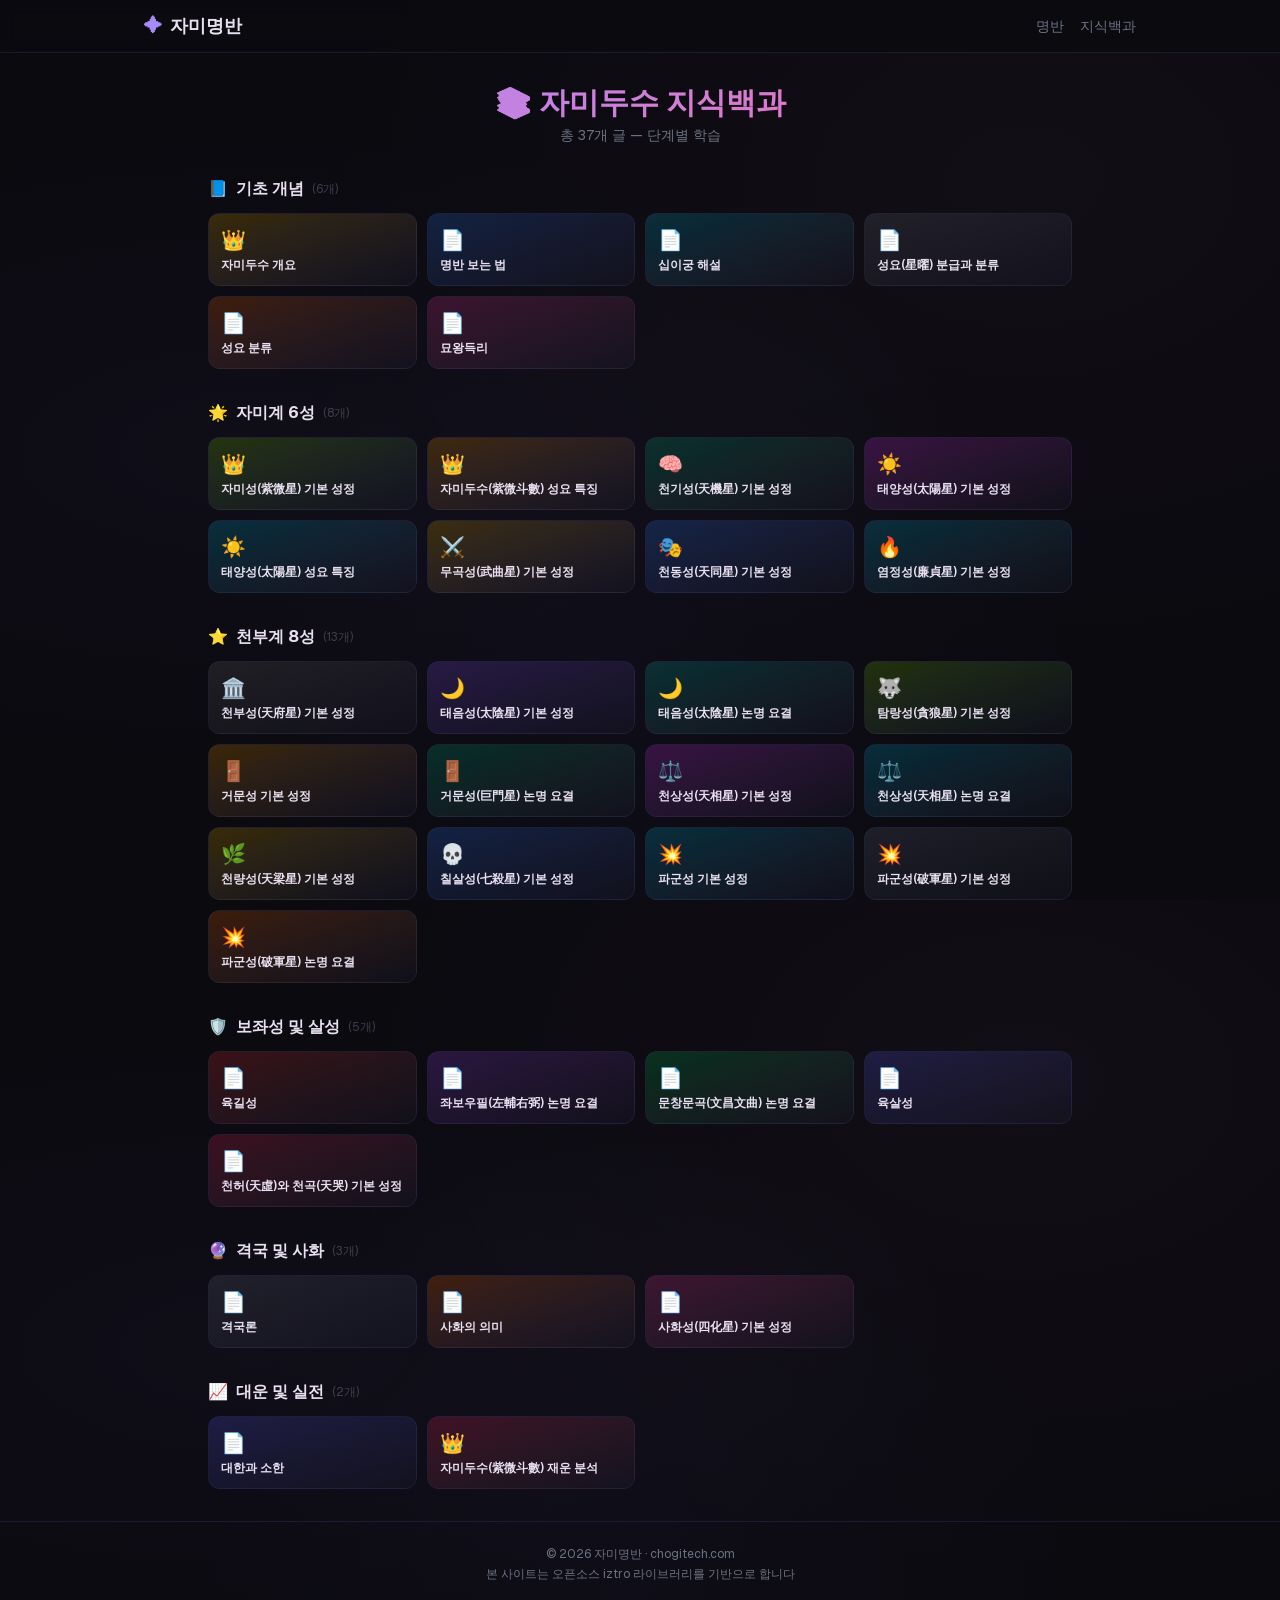
<file: knowledge/index.html>
<!DOCTYPE html><html lang="ko" class="geist_a71539c9-module__T19VSG__variable geist_mono_8d43a2aa-module__8Li5zG__variable h-full antialiased"><head><meta charSet="utf-8"/><meta name="viewport" content="width=device-width, initial-scale=1"/><link rel="preload" href="/_next/static/media/797e433ab948586e-s.p.0r6juujl39pe6.woff2" as="font" crossorigin="" type="font/woff2"/><link rel="preload" href="/_next/static/media/caa3a2e1cccd8315-s.p.0wgildi0cnwt9.woff2" as="font" crossorigin="" type="font/woff2"/><link rel="stylesheet" href="/_next/static/chunks/3ohmui2isimin.css" data-precedence="next"/><link rel="preload" as="script" fetchPriority="low" href="/_next/static/chunks/1jq4o6yq14o4c.js"/><script src="/_next/static/chunks/07-hzktxqjvzd.js" async=""></script><script src="/_next/static/chunks/2nykiepra7i1k.js" async=""></script><script src="/_next/static/chunks/0txyvzq5vlzx-.js" async=""></script><script src="/_next/static/chunks/turbopack-0vy91m26_s1a8.js" async=""></script><script src="/_next/static/chunks/158myu8e_yme3.js" async=""></script><script src="/_next/static/chunks/1wk-4vf0lh6gc.js" async=""></script><meta name="next-size-adjust" content=""/><title>자미두수 · 사주팔자 명반 — AI 운세 분석</title><meta name="description" content="자미두수와 사주팔자를 무료로 분석해보세요. 생년월일시를 입력하면 정확한 명반과 매일 바뀌는 오늘의 운세를 확인할 수 있습니다."/><meta name="keywords" content="자미두수,사주,명반,운세,궁합,사주팔자,AI 사주"/><meta property="og:title" content="자미두수 · 사주팔자 명반"/><meta property="og:description" content="AI 기반 자미두수 명반 분석 — 무료 온라인 명리 시스템"/><meta property="og:locale" content="ko_KR"/><meta property="og:type" content="website"/><meta name="twitter:card" content="summary"/><meta name="twitter:title" content="자미두수 · 사주팔자 명반"/><meta name="twitter:description" content="AI 기반 자미두수 명반 분석 — 무료 온라인 명리 시스템"/><link rel="icon" href="/favicon.ico?favicon.2vob68tjqpejf.ico" sizes="256x256" type="image/x-icon"/><script src="/_next/static/chunks/0cz1d0mv5g_q7.js" noModule=""></script></head><body class="min-h-full flex flex-col"><div hidden=""><!--$--><!--/$--></div><header class="border-b border-border/50 backdrop-blur-sm bg-background/80 sticky top-0 z-50"><div class="max-w-5xl mx-auto px-4 py-3 flex items-center justify-between"><a href="/" class="flex items-center gap-2 text-lg font-semibold"><span class="text-primary-light">✦</span><span>자미명반</span></a><nav class="flex items-center gap-4 text-sm text-muted"><a href="/" class="hover:text-foreground transition-colors">명반</a><a href="/knowledge" class="hover:text-foreground transition-colors">지식백과</a></nav></div></header><main class="flex-1"><div class="max-w-4xl mx-auto px-4 py-8"><div class="text-center mb-8 animate-fade-in"><h1 class="text-2xl md:text-3xl font-bold gradient-text">📚 자미두수 지식백과</h1><p class="text-muted mt-1 text-sm">총 <!-- -->37<!-- -->개 글 — 단계별 학습</p></div><div class="space-y-8 animate-fade-in"><div><h2 class="text-base font-bold mb-3 flex items-center gap-2"><span>📘</span><span>기초 개념</span><span class="text-xs text-muted/50 font-normal">(<!-- -->6<!-- -->개)</span></h2><div class="grid grid-cols-2 md:grid-cols-3 lg:grid-cols-4 gap-2.5"><button class="p-3 rounded-xl border border-border/40 bg-gradient-to-br from-yellow-500/20 to-surface-light/20 hover:border-primary/40 transition-all text-left"><span class="text-xl">👑</span><h3 class="font-semibold text-xs mt-1 leading-tight">자미두수 개요</h3></button><button class="p-3 rounded-xl border border-border/40 bg-gradient-to-br from-blue-500/20 to-surface-light/20 hover:border-primary/40 transition-all text-left"><span class="text-xl">📄</span><h3 class="font-semibold text-xs mt-1 leading-tight">명반 보는 법</h3></button><button class="p-3 rounded-xl border border-border/40 bg-gradient-to-br from-cyan-500/20 to-surface-light/20 hover:border-primary/40 transition-all text-left"><span class="text-xl">📄</span><h3 class="font-semibold text-xs mt-1 leading-tight">십이궁 해설</h3></button><button class="p-3 rounded-xl border border-border/40 bg-gradient-to-br from-gray-500/20 to-surface-light/20 hover:border-primary/40 transition-all text-left"><span class="text-xl">📄</span><h3 class="font-semibold text-xs mt-1 leading-tight">성요(星曜) 분급과 분류</h3></button><button class="p-3 rounded-xl border border-border/40 bg-gradient-to-br from-orange-500/20 to-surface-light/20 hover:border-primary/40 transition-all text-left"><span class="text-xl">📄</span><h3 class="font-semibold text-xs mt-1 leading-tight">성요 분류</h3></button><button class="p-3 rounded-xl border border-border/40 bg-gradient-to-br from-pink-500/20 to-surface-light/20 hover:border-primary/40 transition-all text-left"><span class="text-xl">📄</span><h3 class="font-semibold text-xs mt-1 leading-tight">묘왕득리</h3></button></div></div><div><h2 class="text-base font-bold mb-3 flex items-center gap-2"><span>🌟</span><span>자미계 6성</span><span class="text-xs text-muted/50 font-normal">(<!-- -->8<!-- -->개)</span></h2><div class="grid grid-cols-2 md:grid-cols-3 lg:grid-cols-4 gap-2.5"><button class="p-3 rounded-xl border border-border/40 bg-gradient-to-br from-lime-500/20 to-surface-light/20 hover:border-primary/40 transition-all text-left"><span class="text-xl">👑</span><h3 class="font-semibold text-xs mt-1 leading-tight">자미성(紫微星) 기본 성정</h3></button><button class="p-3 rounded-xl border border-border/40 bg-gradient-to-br from-amber-500/20 to-surface-light/20 hover:border-primary/40 transition-all text-left"><span class="text-xl">👑</span><h3 class="font-semibold text-xs mt-1 leading-tight">자미두수(紫微斗數) 성요 특징</h3></button><button class="p-3 rounded-xl border border-border/40 bg-gradient-to-br from-emerald-500/20 to-surface-light/20 hover:border-primary/40 transition-all text-left"><span class="text-xl">🧠</span><h3 class="font-semibold text-xs mt-1 leading-tight">천기성(天機星) 기본 성정</h3></button><button class="p-3 rounded-xl border border-border/40 bg-gradient-to-br from-fuchsia-500/20 to-surface-light/20 hover:border-primary/40 transition-all text-left"><span class="text-xl">☀️</span><h3 class="font-semibold text-xs mt-1 leading-tight">태양성(太陽星) 기본 성정</h3></button><button class="p-3 rounded-xl border border-border/40 bg-gradient-to-br from-cyan-500/20 to-surface-light/20 hover:border-primary/40 transition-all text-left"><span class="text-xl">☀️</span><h3 class="font-semibold text-xs mt-1 leading-tight">태양성(太陽星) 성요 특징</h3></button><button class="p-3 rounded-xl border border-border/40 bg-gradient-to-br from-yellow-500/20 to-surface-light/20 hover:border-primary/40 transition-all text-left"><span class="text-xl">⚔️</span><h3 class="font-semibold text-xs mt-1 leading-tight">무곡성(武曲星) 기본 성정</h3></button><button class="p-3 rounded-xl border border-border/40 bg-gradient-to-br from-blue-500/20 to-surface-light/20 hover:border-primary/40 transition-all text-left"><span class="text-xl">🎭</span><h3 class="font-semibold text-xs mt-1 leading-tight">천동성(天同星) 기본 성정</h3></button><button class="p-3 rounded-xl border border-border/40 bg-gradient-to-br from-cyan-500/20 to-surface-light/20 hover:border-primary/40 transition-all text-left"><span class="text-xl">🔥</span><h3 class="font-semibold text-xs mt-1 leading-tight">염정성(廉貞星) 기본 성정</h3></button></div></div><div><h2 class="text-base font-bold mb-3 flex items-center gap-2"><span>⭐</span><span>천부계 8성</span><span class="text-xs text-muted/50 font-normal">(<!-- -->13<!-- -->개)</span></h2><div class="grid grid-cols-2 md:grid-cols-3 lg:grid-cols-4 gap-2.5"><button class="p-3 rounded-xl border border-border/40 bg-gradient-to-br from-stone-500/20 to-surface-light/20 hover:border-primary/40 transition-all text-left"><span class="text-xl">🏛️</span><h3 class="font-semibold text-xs mt-1 leading-tight">천부성(天府星) 기본 성정</h3></button><button class="p-3 rounded-xl border border-border/40 bg-gradient-to-br from-violet-500/20 to-surface-light/20 hover:border-primary/40 transition-all text-left"><span class="text-xl">🌙</span><h3 class="font-semibold text-xs mt-1 leading-tight">태음성(太陰星) 기본 성정</h3></button><button class="p-3 rounded-xl border border-border/40 bg-gradient-to-br from-teal-500/20 to-surface-light/20 hover:border-primary/40 transition-all text-left"><span class="text-xl">🌙</span><h3 class="font-semibold text-xs mt-1 leading-tight">태음성(太陰星) 논명 요결</h3></button><button class="p-3 rounded-xl border border-border/40 bg-gradient-to-br from-lime-500/20 to-surface-light/20 hover:border-primary/40 transition-all text-left"><span class="text-xl">🐺</span><h3 class="font-semibold text-xs mt-1 leading-tight">탐랑성(貪狼星) 기본 성정</h3></button><button class="p-3 rounded-xl border border-border/40 bg-gradient-to-br from-amber-500/20 to-surface-light/20 hover:border-primary/40 transition-all text-left"><span class="text-xl">🚪</span><h3 class="font-semibold text-xs mt-1 leading-tight">거문성 기본 성정</h3></button><button class="p-3 rounded-xl border border-border/40 bg-gradient-to-br from-emerald-500/20 to-surface-light/20 hover:border-primary/40 transition-all text-left"><span class="text-xl">🚪</span><h3 class="font-semibold text-xs mt-1 leading-tight">거문성(巨門星) 논명 요결</h3></button><button class="p-3 rounded-xl border border-border/40 bg-gradient-to-br from-fuchsia-500/20 to-surface-light/20 hover:border-primary/40 transition-all text-left"><span class="text-xl">⚖️</span><h3 class="font-semibold text-xs mt-1 leading-tight">천상성(天相星) 기본 성정</h3></button><button class="p-3 rounded-xl border border-border/40 bg-gradient-to-br from-cyan-500/20 to-surface-light/20 hover:border-primary/40 transition-all text-left"><span class="text-xl">⚖️</span><h3 class="font-semibold text-xs mt-1 leading-tight">천상성(天相星) 논명 요결</h3></button><button class="p-3 rounded-xl border border-border/40 bg-gradient-to-br from-yellow-500/20 to-surface-light/20 hover:border-primary/40 transition-all text-left"><span class="text-xl">🌿</span><h3 class="font-semibold text-xs mt-1 leading-tight">천량성(天梁星) 기본 성정</h3></button><button class="p-3 rounded-xl border border-border/40 bg-gradient-to-br from-blue-500/20 to-surface-light/20 hover:border-primary/40 transition-all text-left"><span class="text-xl">💀</span><h3 class="font-semibold text-xs mt-1 leading-tight">칠살성(七殺星) 기본 성정</h3></button><button class="p-3 rounded-xl border border-border/40 bg-gradient-to-br from-cyan-500/20 to-surface-light/20 hover:border-primary/40 transition-all text-left"><span class="text-xl">💥</span><h3 class="font-semibold text-xs mt-1 leading-tight">파군성 기본 성정</h3></button><button class="p-3 rounded-xl border border-border/40 bg-gradient-to-br from-gray-500/20 to-surface-light/20 hover:border-primary/40 transition-all text-left"><span class="text-xl">💥</span><h3 class="font-semibold text-xs mt-1 leading-tight">파군성(破軍星) 기본 성정</h3></button><button class="p-3 rounded-xl border border-border/40 bg-gradient-to-br from-orange-500/20 to-surface-light/20 hover:border-primary/40 transition-all text-left"><span class="text-xl">💥</span><h3 class="font-semibold text-xs mt-1 leading-tight">파군성(破軍星) 논명 요결</h3></button></div></div><div><h2 class="text-base font-bold mb-3 flex items-center gap-2"><span>🛡️</span><span>보좌성 및 살성</span><span class="text-xs text-muted/50 font-normal">(<!-- -->5<!-- -->개)</span></h2><div class="grid grid-cols-2 md:grid-cols-3 lg:grid-cols-4 gap-2.5"><button class="p-3 rounded-xl border border-border/40 bg-gradient-to-br from-red-500/20 to-surface-light/20 hover:border-primary/40 transition-all text-left"><span class="text-xl">📄</span><h3 class="font-semibold text-xs mt-1 leading-tight">육길성</h3></button><button class="p-3 rounded-xl border border-border/40 bg-gradient-to-br from-purple-500/20 to-surface-light/20 hover:border-primary/40 transition-all text-left"><span class="text-xl">📄</span><h3 class="font-semibold text-xs mt-1 leading-tight">좌보우필(左輔右弼) 논명 요결</h3></button><button class="p-3 rounded-xl border border-border/40 bg-gradient-to-br from-green-500/20 to-surface-light/20 hover:border-primary/40 transition-all text-left"><span class="text-xl">📄</span><h3 class="font-semibold text-xs mt-1 leading-tight">문창문곡(文昌文曲) 논명 요결</h3></button><button class="p-3 rounded-xl border border-border/40 bg-gradient-to-br from-indigo-500/20 to-surface-light/20 hover:border-primary/40 transition-all text-left"><span class="text-xl">📄</span><h3 class="font-semibold text-xs mt-1 leading-tight">육살성</h3></button><button class="p-3 rounded-xl border border-border/40 bg-gradient-to-br from-rose-500/20 to-surface-light/20 hover:border-primary/40 transition-all text-left"><span class="text-xl">📄</span><h3 class="font-semibold text-xs mt-1 leading-tight">천허(天虛)와 천곡(天哭) 기본 성정</h3></button></div></div><div><h2 class="text-base font-bold mb-3 flex items-center gap-2"><span>🔮</span><span>격국 및 사화</span><span class="text-xs text-muted/50 font-normal">(<!-- -->3<!-- -->개)</span></h2><div class="grid grid-cols-2 md:grid-cols-3 lg:grid-cols-4 gap-2.5"><button class="p-3 rounded-xl border border-border/40 bg-gradient-to-br from-gray-500/20 to-surface-light/20 hover:border-primary/40 transition-all text-left"><span class="text-xl">📄</span><h3 class="font-semibold text-xs mt-1 leading-tight">격국론</h3></button><button class="p-3 rounded-xl border border-border/40 bg-gradient-to-br from-orange-500/20 to-surface-light/20 hover:border-primary/40 transition-all text-left"><span class="text-xl">📄</span><h3 class="font-semibold text-xs mt-1 leading-tight">사화의 의미</h3></button><button class="p-3 rounded-xl border border-border/40 bg-gradient-to-br from-pink-500/20 to-surface-light/20 hover:border-primary/40 transition-all text-left"><span class="text-xl">📄</span><h3 class="font-semibold text-xs mt-1 leading-tight">사화성(四化星) 기본 성정</h3></button></div></div><div><h2 class="text-base font-bold mb-3 flex items-center gap-2"><span>📈</span><span>대운 및 실전</span><span class="text-xs text-muted/50 font-normal">(<!-- -->2<!-- -->개)</span></h2><div class="grid grid-cols-2 md:grid-cols-3 lg:grid-cols-4 gap-2.5"><button class="p-3 rounded-xl border border-border/40 bg-gradient-to-br from-indigo-500/20 to-surface-light/20 hover:border-primary/40 transition-all text-left"><span class="text-xl">📄</span><h3 class="font-semibold text-xs mt-1 leading-tight">대한과 소한</h3></button><button class="p-3 rounded-xl border border-border/40 bg-gradient-to-br from-rose-500/20 to-surface-light/20 hover:border-primary/40 transition-all text-left"><span class="text-xl">👑</span><h3 class="font-semibold text-xs mt-1 leading-tight">자미두수(紫微斗數) 재운 분석</h3></button></div></div></div></div><!--$--><!--/$--></main><footer class="border-t border-border/50 py-6 text-center text-xs text-muted"><p>© 2026 자미명반 · chogitech.com</p><p class="mt-1">본 사이트는 오픈소스 iztro 라이브러리를 기반으로 합니다</p></footer><script src="/_next/static/chunks/1jq4o6yq14o4c.js" id="_R_" async=""></script><script>(self.__next_f=self.__next_f||[]).push([0])</script><script>self.__next_f.push([1,"1:\"$Sreact.fragment\"\n2:I[39756,[\"/_next/static/chunks/158myu8e_yme3.js\"],\"default\"]\n3:I[37457,[\"/_next/static/chunks/158myu8e_yme3.js\"],\"default\"]\n4:I[47257,[\"/_next/static/chunks/158myu8e_yme3.js\"],\"ClientPageRoot\"]\n5:I[70410,[\"/_next/static/chunks/158myu8e_yme3.js\",\"/_next/static/chunks/1wk-4vf0lh6gc.js\"],\"default\"]\n8:I[97367,[\"/_next/static/chunks/158myu8e_yme3.js\"],\"OutletBoundary\"]\n9:\"$Sreact.suspense\"\nc:I[97367,[\"/_next/static/chunks/158myu8e_yme3.js\"],\"ViewportBoundary\"]\ne:I[97367,[\"/_next/static/chunks/158myu8e_yme3.js\"],\"MetadataBoundary\"]\n10:I[68027,[\"/_next/static/chunks/158myu8e_yme3.js\"],\"default\",1]\n:HL[\"/_next/static/chunks/3ohmui2isimin.css\",\"style\"]\n:HL[\"/_next/static/media/797e433ab948586e-s.p.0r6juujl39pe6.woff2\",\"font\",{\"crossOrigin\":\"\",\"type\":\"font/woff2\"}]\n:HL[\"/_next/static/media/caa3a2e1cccd8315-s.p.0wgildi0cnwt9.woff2\",\"font\",{\"crossOrigin\":\"\",\"type\":\"font/woff2\"}]\n"])</script><script>self.__next_f.push([1,"0:{\"P\":null,\"c\":[\"\",\"knowledge\",\"\"],\"q\":\"\",\"i\":false,\"f\":[[[\"\",{\"children\":[\"knowledge\",{\"children\":[\"__PAGE__\",{}]}]},\"$undefined\",\"$undefined\",16],[[\"$\",\"$1\",\"c\",{\"children\":[[[\"$\",\"link\",\"0\",{\"rel\":\"stylesheet\",\"href\":\"/_next/static/chunks/3ohmui2isimin.css\",\"precedence\":\"next\",\"crossOrigin\":\"$undefined\",\"nonce\":\"$undefined\"}],[\"$\",\"script\",\"script-0\",{\"src\":\"/_next/static/chunks/158myu8e_yme3.js\",\"async\":true,\"nonce\":\"$undefined\"}]],[\"$\",\"html\",null,{\"lang\":\"ko\",\"className\":\"geist_a71539c9-module__T19VSG__variable geist_mono_8d43a2aa-module__8Li5zG__variable h-full antialiased\",\"children\":[\"$\",\"body\",null,{\"className\":\"min-h-full flex flex-col\",\"children\":[[\"$\",\"header\",null,{\"className\":\"border-b border-border/50 backdrop-blur-sm bg-background/80 sticky top-0 z-50\",\"children\":[\"$\",\"div\",null,{\"className\":\"max-w-5xl mx-auto px-4 py-3 flex items-center justify-between\",\"children\":[[\"$\",\"a\",null,{\"href\":\"/\",\"className\":\"flex items-center gap-2 text-lg font-semibold\",\"children\":[[\"$\",\"span\",null,{\"className\":\"text-primary-light\",\"children\":\"✦\"}],[\"$\",\"span\",null,{\"children\":\"자미명반\"}]]}],[\"$\",\"nav\",null,{\"className\":\"flex items-center gap-4 text-sm text-muted\",\"children\":[[\"$\",\"a\",null,{\"href\":\"/\",\"className\":\"hover:text-foreground transition-colors\",\"children\":\"명반\"}],[\"$\",\"a\",null,{\"href\":\"/knowledge\",\"className\":\"hover:text-foreground transition-colors\",\"children\":\"지식백과\"}]]}]]}]}],[\"$\",\"main\",null,{\"className\":\"flex-1\",\"children\":[\"$\",\"$L2\",null,{\"parallelRouterKey\":\"children\",\"error\":\"$undefined\",\"errorStyles\":\"$undefined\",\"errorScripts\":\"$undefined\",\"template\":[\"$\",\"$L3\",null,{}],\"templateStyles\":\"$undefined\",\"templateScripts\":\"$undefined\",\"notFound\":[[[\"$\",\"title\",null,{\"children\":\"404: This page could not be found.\"}],[\"$\",\"div\",null,{\"style\":{\"fontFamily\":\"system-ui,\\\"Segoe UI\\\",Roboto,Helvetica,Arial,sans-serif,\\\"Apple Color Emoji\\\",\\\"Segoe UI Emoji\\\"\",\"height\":\"100vh\",\"textAlign\":\"center\",\"display\":\"flex\",\"flexDirection\":\"column\",\"alignItems\":\"center\",\"justifyContent\":\"center\"},\"children\":[\"$\",\"div\",null,{\"children\":[[\"$\",\"style\",null,{\"dangerouslySetInnerHTML\":{\"__html\":\"body{color:#000;background:#fff;margin:0}.next-error-h1{border-right:1px solid rgba(0,0,0,.3)}@media (prefers-color-scheme:dark){body{color:#fff;background:#000}.next-error-h1{border-right:1px solid rgba(255,255,255,.3)}}\"}}],[\"$\",\"h1\",null,{\"className\":\"next-error-h1\",\"style\":{\"display\":\"inline-block\",\"margin\":\"0 20px 0 0\",\"padding\":\"0 23px 0 0\",\"fontSize\":24,\"fontWeight\":500,\"verticalAlign\":\"top\",\"lineHeight\":\"49px\"},\"children\":404}],[\"$\",\"div\",null,{\"style\":{\"display\":\"inline-block\"},\"children\":[\"$\",\"h2\",null,{\"style\":{\"fontSize\":14,\"fontWeight\":400,\"lineHeight\":\"49px\",\"margin\":0},\"children\":\"This page could not be found.\"}]}]]}]}]],[]],\"forbidden\":\"$undefined\",\"unauthorized\":\"$undefined\"}]}],[\"$\",\"footer\",null,{\"className\":\"border-t border-border/50 py-6 text-center text-xs text-muted\",\"children\":[[\"$\",\"p\",null,{\"children\":\"© 2026 자미명반 · chogitech.com\"}],[\"$\",\"p\",null,{\"className\":\"mt-1\",\"children\":\"본 사이트는 오픈소스 iztro 라이브러리를 기반으로 합니다\"}]]}]]}]}]]}],{\"children\":[[\"$\",\"$1\",\"c\",{\"children\":[null,[\"$\",\"$L2\",null,{\"parallelRouterKey\":\"children\",\"error\":\"$undefined\",\"errorStyles\":\"$undefined\",\"errorScripts\":\"$undefined\",\"template\":[\"$\",\"$L3\",null,{}],\"templateStyles\":\"$undefined\",\"templateScripts\":\"$undefined\",\"notFound\":\"$undefined\",\"forbidden\":\"$undefined\",\"unauthorized\":\"$undefined\"}]]}],{\"children\":[[\"$\",\"$1\",\"c\",{\"children\":[[\"$\",\"$L4\",null,{\"Component\":\"$5\",\"serverProvidedParams\":{\"searchParams\":{},\"params\":{},\"promises\":[\"$@6\",\"$@7\"]}}],[[\"$\",\"script\",\"script-0\",{\"src\":\"/_next/static/chunks/1wk-4vf0lh6gc.js\",\"async\":true,\"nonce\":\"$undefined\"}]],[\"$\",\"$L8\",null,{\"children\":[\"$\",\"$9\",null,{\"name\":\"Next.MetadataOutlet\",\"children\":\"$@a\"}]}]]}],{},null,false,null]},null,false,\"$@b\"]},null,false,null],[\"$\",\"$1\",\"h\",{\"children\":[null,[\"$\",\"$Lc\",null,{\"children\":\"$Ld\"}],[\"$\",\"div\",null,{\"hidden\":true,\"children\":[\"$\",\"$Le\",null,{\"children\":[\"$\",\"$9\",null,{\"name\":\"Next.Metadata\",\"children\":\"$Lf\"}]}]}],[\"$\",\"meta\",null,{\"name\":\"next-size-adjust\",\"content\":\"\"}]]}],false]],\"m\":\"$undefined\",\"G\":[\"$10\",[[\"$\",\"link\",\"0\",{\"rel\":\"stylesheet\",\"href\":\"/_next/static/chunks/3ohmui2isimin.css\",\"precedence\":\"next\",\"crossOrigin\":\"$undefined\",\"nonce\":\"$undefined\"}]]],\"S\":true,\"h\":null,\"s\":\"$undefined\",\"l\":\"$undefined\",\"p\":\"$undefined\",\"d\":\"$undefined\",\"b\":\"iWkM35WZDjDXKNVyLfgoX\"}\n"])</script><script>self.__next_f.push([1,"11:[]\nb:\"$W11\"\n6:{}\n7:\"$0:f:0:1:1:children:1:children:0:props:children:0:props:serverProvidedParams:params\"\n"])</script><script>self.__next_f.push([1,"d:[[\"$\",\"meta\",\"0\",{\"charSet\":\"utf-8\"}],[\"$\",\"meta\",\"1\",{\"name\":\"viewport\",\"content\":\"width=device-width, initial-scale=1\"}]]\n"])</script><script>self.__next_f.push([1,"12:I[27201,[\"/_next/static/chunks/158myu8e_yme3.js\"],\"IconMark\"]\na:null\nf:[[\"$\",\"title\",\"0\",{\"children\":\"자미두수 · 사주팔자 명반 — AI 운세 분석\"}],[\"$\",\"meta\",\"1\",{\"name\":\"description\",\"content\":\"자미두수와 사주팔자를 무료로 분석해보세요. 생년월일시를 입력하면 정확한 명반과 매일 바뀌는 오늘의 운세를 확인할 수 있습니다.\"}],[\"$\",\"meta\",\"2\",{\"name\":\"keywords\",\"content\":\"자미두수,사주,명반,운세,궁합,사주팔자,AI 사주\"}],[\"$\",\"meta\",\"3\",{\"property\":\"og:title\",\"content\":\"자미두수 · 사주팔자 명반\"}],[\"$\",\"meta\",\"4\",{\"property\":\"og:description\",\"content\":\"AI 기반 자미두수 명반 분석 — 무료 온라인 명리 시스템\"}],[\"$\",\"meta\",\"5\",{\"property\":\"og:locale\",\"content\":\"ko_KR\"}],[\"$\",\"meta\",\"6\",{\"property\":\"og:type\",\"content\":\"website\"}],[\"$\",\"meta\",\"7\",{\"name\":\"twitter:card\",\"content\":\"summary\"}],[\"$\",\"meta\",\"8\",{\"name\":\"twitter:title\",\"content\":\"자미두수 · 사주팔자 명반\"}],[\"$\",\"meta\",\"9\",{\"name\":\"twitter:description\",\"content\":\"AI 기반 자미두수 명반 분석 — 무료 온라인 명리 시스템\"}],[\"$\",\"link\",\"10\",{\"rel\":\"icon\",\"href\":\"/favicon.ico?favicon.2vob68tjqpejf.ico\",\"sizes\":\"256x256\",\"type\":\"image/x-icon\"}],[\"$\",\"$L12\",\"11\",{}]]\n"])</script></body></html>
</file>
<file: _next/static/chunks/3ohmui2isimin.css>
@font-face{font-family:Geist;font-style:normal;font-weight:100 900;font-display:swap;src:url(../media/fef07dbb0973bf53-s.3p2_lha1f2xer.woff2)format("woff2");unicode-range:U+460-52F,U+1C80-1C8A,U+20B4,U+2DE0-2DFF,U+A640-A69F,U+FE2E-FE2F}@font-face{font-family:Geist;font-style:normal;font-weight:100 900;font-display:swap;src:url(../media/8a480f0b521d4e75-s.1qq4vpdcun5oj.woff2)format("woff2");unicode-range:U+301,U+400-45F,U+490-491,U+4B0-4B1,U+2116}@font-face{font-family:Geist;font-style:normal;font-weight:100 900;font-display:swap;src:url(../media/53b9e256198e5412-s.390ncx5urfkfu.woff2)format("woff2");unicode-range:U+102-103,U+110-111,U+128-129,U+168-169,U+1A0-1A1,U+1AF-1B0,U+300-301,U+303-304,U+308-309,U+323,U+329,U+1EA0-1EF9,U+20AB}@font-face{font-family:Geist;font-style:normal;font-weight:100 900;font-display:swap;src:url(../media/7178b3e590c64307-s.21jp631_3pja2.woff2)format("woff2");unicode-range:U+100-2BA,U+2BD-2C5,U+2C7-2CC,U+2CE-2D7,U+2DD-2FF,U+304,U+308,U+329,U+1D00-1DBF,U+1E00-1E9F,U+1EF2-1EFF,U+2020,U+20A0-20AB,U+20AD-20C0,U+2113,U+2C60-2C7F,U+A720-A7FF}@font-face{font-family:Geist;font-style:normal;font-weight:100 900;font-display:swap;src:url(../media/caa3a2e1cccd8315-s.p.0wgildi0cnwt9.woff2)format("woff2");unicode-range:U+??,U+131,U+152-153,U+2BB-2BC,U+2C6,U+2DA,U+2DC,U+304,U+308,U+329,U+2000-206F,U+20AC,U+2122,U+2191,U+2193,U+2212,U+2215,U+FEFF,U+FFFD}@font-face{font-family:Geist Fallback;src:local(Arial);ascent-override:95.94%;descent-override:28.16%;line-gap-override:0.0%;size-adjust:104.76%}.geist_a71539c9-module__T19VSG__className{font-family:Geist,Geist Fallback;font-style:normal}.geist_a71539c9-module__T19VSG__variable{--font-geist-sans:"Geist", "Geist Fallback"}
@font-face{font-family:Geist Mono;font-style:normal;font-weight:100 900;font-display:swap;src:url(../media/5ce348bf30bf5439-s.31988l_ccedte.woff2)format("woff2");unicode-range:U+460-52F,U+1C80-1C8A,U+20B4,U+2DE0-2DFF,U+A640-A69F,U+FE2E-FE2F}@font-face{font-family:Geist Mono;font-style:normal;font-weight:100 900;font-display:swap;src:url(../media/4fa387ec64143e14-s.2tuy5pz7dlieh.woff2)format("woff2");unicode-range:U+301,U+400-45F,U+490-491,U+4B0-4B1,U+2116}@font-face{font-family:Geist Mono;font-style:normal;font-weight:100 900;font-display:swap;src:url(../media/6306c77e7c8268e4-s.2dbetqa9o8jxf.woff2)format("woff2");unicode-range:U+2000-2001,U+2004-2008,U+200A,U+23B8-23BD,U+2500-259F}@font-face{font-family:Geist Mono;font-style:normal;font-weight:100 900;font-display:swap;src:url(../media/7d817b4c03b0c5f1-s.1uyisp29ctx0d.woff2)format("woff2");unicode-range:U+102-103,U+110-111,U+128-129,U+168-169,U+1A0-1A1,U+1AF-1B0,U+300-301,U+303-304,U+308-309,U+323,U+329,U+1EA0-1EF9,U+20AB}@font-face{font-family:Geist Mono;font-style:normal;font-weight:100 900;font-display:swap;src:url(../media/bbc41e54d2fcbd21-s.1rgnod-3esatf.woff2)format("woff2");unicode-range:U+100-2BA,U+2BD-2C5,U+2C7-2CC,U+2CE-2D7,U+2DD-2FF,U+304,U+308,U+329,U+1D00-1DBF,U+1E00-1E9F,U+1EF2-1EFF,U+2020,U+20A0-20AB,U+20AD-20C0,U+2113,U+2C60-2C7F,U+A720-A7FF}@font-face{font-family:Geist Mono;font-style:normal;font-weight:100 900;font-display:swap;src:url(../media/797e433ab948586e-s.p.0r6juujl39pe6.woff2)format("woff2");unicode-range:U+??,U+131,U+152-153,U+2BB-2BC,U+2C6,U+2DA,U+2DC,U+304,U+308,U+329,U+2000-206F,U+20AC,U+2122,U+2191,U+2193,U+2212,U+2215,U+FEFF,U+FFFD}@font-face{font-family:Geist Mono Fallback;src:local(Arial);ascent-override:74.67%;descent-override:21.92%;line-gap-override:0.0%;size-adjust:134.59%}.geist_mono_8d43a2aa-module__8Li5zG__className{font-family:Geist Mono,Geist Mono Fallback;font-style:normal}.geist_mono_8d43a2aa-module__8Li5zG__variable{--font-geist-mono:"Geist Mono", "Geist Mono Fallback"}
@layer properties{@supports (((-webkit-hyphens:none)) and (not (margin-trim:inline))) or ((-moz-orient:inline) and (not (color:rgb(from red r g b)))){*,:before,:after,::backdrop{--tw-space-y-reverse:0;--tw-border-style:solid;--tw-gradient-position:initial;--tw-gradient-from:#0000;--tw-gradient-via:#0000;--tw-gradient-to:#0000;--tw-gradient-stops:initial;--tw-gradient-via-stops:initial;--tw-gradient-from-position:0%;--tw-gradient-via-position:50%;--tw-gradient-to-position:100%;--tw-leading:initial;--tw-font-weight:initial;--tw-shadow:0 0 #0000;--tw-shadow-color:initial;--tw-shadow-alpha:100%;--tw-inset-shadow:0 0 #0000;--tw-inset-shadow-color:initial;--tw-inset-shadow-alpha:100%;--tw-ring-color:initial;--tw-ring-shadow:0 0 #0000;--tw-inset-ring-color:initial;--tw-inset-ring-shadow:0 0 #0000;--tw-ring-inset:initial;--tw-ring-offset-width:0px;--tw-ring-offset-color:#fff;--tw-ring-offset-shadow:0 0 #0000;--tw-backdrop-blur:initial;--tw-backdrop-brightness:initial;--tw-backdrop-contrast:initial;--tw-backdrop-grayscale:initial;--tw-backdrop-hue-rotate:initial;--tw-backdrop-invert:initial;--tw-backdrop-opacity:initial;--tw-backdrop-saturate:initial;--tw-backdrop-sepia:initial}}}@layer theme{:root,:host{--font-sans:var(--font-geist-sans);--color-red-400:#ff6568;--color-red-500:#fb2c36;--color-orange-500:#fe6e00;--color-amber-500:#f99c00;--color-yellow-400:#fac800;--color-yellow-500:#edb200;--color-lime-500:#80cd00;--color-green-400:#05df72;--color-green-500:#00c758;--color-emerald-500:#00bb7f;--color-teal-500:#00baa7;--color-cyan-500:#00b7d7;--color-sky-500:#00a5ef;--color-blue-400:#54a2ff;--color-blue-500:#3080ff;--color-indigo-500:#625fff;--color-violet-500:#8d54ff;--color-purple-400:#c07eff;--color-purple-500:#ac4bff;--color-fuchsia-500:#e12afb;--color-pink-500:#f6339a;--color-rose-500:#ff2357;--color-gray-500:#6a7282;--color-stone-500:#79716b;--color-white:#fff;--spacing:.25rem;--container-2xl:42rem;--container-3xl:48rem;--container-4xl:56rem;--container-5xl:64rem;--container-6xl:72rem;--text-xs:.75rem;--text-xs--line-height:calc(1 / .75);--text-sm:.875rem;--text-sm--line-height:calc(1.25 / .875);--text-base:1rem;--text-base--line-height:calc(1.5 / 1);--text-lg:1.125rem;--text-lg--line-height:calc(1.75 / 1.125);--text-xl:1.25rem;--text-xl--line-height:calc(1.75 / 1.25);--text-2xl:1.5rem;--text-2xl--line-height:calc(2 / 1.5);--text-3xl:1.875rem;--text-3xl--line-height:calc(2.25 / 1.875);--text-5xl:3rem;--text-5xl--line-height:1;--font-weight-normal:400;--font-weight-medium:500;--font-weight-semibold:600;--font-weight-bold:700;--leading-tight:1.25;--leading-relaxed:1.625;--radius-lg:.5rem;--radius-xl:.75rem;--radius-2xl:1rem;--blur-sm:8px;--default-transition-duration:.15s;--default-transition-timing-function:cubic-bezier(.4, 0, .2, 1);--default-font-family:var(--font-geist-sans);--default-mono-font-family:var(--font-geist-mono);--color-background:#0a0a0f;--color-foreground:#e8e0f0;--color-primary:#8b5cf6;--color-surface:#1a1a2e;--color-border:#2d2d50}@supports (color:lab(0% 0 0)){:root,:host{--color-red-400:lab(63.7053% 60.745 31.3109);--color-red-500:lab(55.4814% 75.0732 48.8528);--color-orange-500:lab(64.272% 57.1788 90.3583);--color-amber-500:lab(72.7183% 31.8672 97.9407);--color-yellow-400:lab(83.2664% 8.65132 106.895);--color-yellow-500:lab(76.3898% 14.5258 98.4589);--color-lime-500:lab(75.3197% -46.6547 86.1778);--color-green-400:lab(78.503% -64.9265 39.7492);--color-green-500:lab(70.5521% -66.5147 45.8073);--color-emerald-500:lab(66.9756% -58.27 19.5419);--color-teal-500:lab(67.3859% -49.0983 -2.63511);--color-cyan-500:lab(67.805% -35.3952 -30.2018);--color-sky-500:lab(63.3038% -18.433 -51.0407);--color-blue-400:lab(65.0361% -1.42065 -56.9802);--color-blue-500:lab(54.1736% 13.3369 -74.6839);--color-indigo-500:lab(48.295% 38.3129 -81.9673);--color-violet-500:lab(49.9355% 55.1776 -81.8963);--color-purple-400:lab(63.6946% 47.6127 -59.2066);--color-purple-500:lab(52.0183% 66.11 -78.2316);--color-fuchsia-500:lab(56.4256% 83.132 -64.639);--color-pink-500:lab(56.9303% 76.8162 -8.07021);--color-rose-500:lab(56.101% 79.4328 31.4532);--color-gray-500:lab(47.7841% -.393182 -10.0268);--color-stone-500:lab(48.1164% 2.35701 4.26852)}}}@layer base{*,:after,:before,::backdrop{box-sizing:border-box;border:0 solid;margin:0;padding:0}::file-selector-button{box-sizing:border-box;border:0 solid;margin:0;padding:0}html,:host{-webkit-text-size-adjust:100%;tab-size:4;line-height:1.5;font-family:var(--default-font-family,ui-sans-serif, system-ui, sans-serif, "Apple Color Emoji", "Segoe UI Emoji", "Segoe UI Symbol", "Noto Color Emoji");font-feature-settings:var(--default-font-feature-settings,normal);font-variation-settings:var(--default-font-variation-settings,normal);-webkit-tap-highlight-color:transparent}hr{height:0;color:inherit;border-top-width:1px}abbr:where([title]){-webkit-text-decoration:underline dotted;text-decoration:underline dotted}h1,h2,h3,h4,h5,h6{font-size:inherit;font-weight:inherit}a{color:inherit;-webkit-text-decoration:inherit;-webkit-text-decoration:inherit;-webkit-text-decoration:inherit;-webkit-text-decoration:inherit;text-decoration:inherit}b,strong{font-weight:bolder}code,kbd,samp,pre{font-family:var(--default-mono-font-family,ui-monospace, SFMono-Regular, Menlo, Monaco, Consolas, "Liberation Mono", "Courier New", monospace);font-feature-settings:var(--default-mono-font-feature-settings,normal);font-variation-settings:var(--default-mono-font-variation-settings,normal);font-size:1em}small{font-size:80%}sub,sup{vertical-align:baseline;font-size:75%;line-height:0;position:relative}sub{bottom:-.25em}sup{top:-.5em}table{text-indent:0;border-color:inherit;border-collapse:collapse}:-moz-focusring{outline:auto}progress{vertical-align:baseline}summary{display:list-item}ol,ul,menu{list-style:none}img,svg,video,canvas,audio,iframe,embed,object{vertical-align:middle;display:block}img,video{max-width:100%;height:auto}button,input,select,optgroup,textarea{font:inherit;font-feature-settings:inherit;font-variation-settings:inherit;letter-spacing:inherit;color:inherit;opacity:1;background-color:#0000;border-radius:0}::file-selector-button{font:inherit;font-feature-settings:inherit;font-variation-settings:inherit;letter-spacing:inherit;color:inherit;opacity:1;background-color:#0000;border-radius:0}:where(select:is([multiple],[size])) optgroup{font-weight:bolder}:where(select:is([multiple],[size])) optgroup option{padding-inline-start:20px}::file-selector-button{margin-inline-end:4px}::placeholder{opacity:1}@supports (not ((-webkit-appearance:-apple-pay-button))) or (contain-intrinsic-size:1px){::placeholder{color:currentColor}@supports (color:color-mix(in lab, red, red)){::placeholder{color:color-mix(in oklab, currentcolor 50%, transparent)}}}textarea{resize:vertical}::-webkit-search-decoration{-webkit-appearance:none}::-webkit-date-and-time-value{min-height:1lh;text-align:inherit}::-webkit-datetime-edit{display:inline-flex}::-webkit-datetime-edit-fields-wrapper{padding:0}::-webkit-datetime-edit{padding-block:0}::-webkit-datetime-edit-year-field{padding-block:0}::-webkit-datetime-edit-month-field{padding-block:0}::-webkit-datetime-edit-day-field{padding-block:0}::-webkit-datetime-edit-hour-field{padding-block:0}::-webkit-datetime-edit-minute-field{padding-block:0}::-webkit-datetime-edit-second-field{padding-block:0}::-webkit-datetime-edit-millisecond-field{padding-block:0}::-webkit-datetime-edit-meridiem-field{padding-block:0}::-webkit-calendar-picker-indicator{line-height:1}:-moz-ui-invalid{box-shadow:none}button,input:where([type=button],[type=reset],[type=submit]){appearance:button}::file-selector-button{appearance:button}::-webkit-inner-spin-button{height:auto}::-webkit-outer-spin-button{height:auto}[hidden]:where(:not([hidden=until-found])){display:none!important}}@layer components;@layer utilities{.static{position:static}.sticky{position:sticky}.top-0{top:0}.top-20{top:calc(var(--spacing) * 20)}.z-50{z-index:50}.order-1{order:1}.order-2{order:2}.col-span-2{grid-column:span 2/span 2}.mx-auto{margin-inline:auto}.mt-0\.5{margin-top:calc(var(--spacing) * .5)}.mt-1{margin-top:var(--spacing)}.mt-1\.5{margin-top:calc(var(--spacing) * 1.5)}.mt-3{margin-top:calc(var(--spacing) * 3)}.mt-4{margin-top:calc(var(--spacing) * 4)}.mt-6{margin-top:calc(var(--spacing) * 6)}.mt-auto{margin-top:auto}.mb-0\.5{margin-bottom:calc(var(--spacing) * .5)}.mb-1{margin-bottom:var(--spacing)}.mb-2{margin-bottom:calc(var(--spacing) * 2)}.mb-3{margin-bottom:calc(var(--spacing) * 3)}.mb-4{margin-bottom:calc(var(--spacing) * 4)}.mb-6{margin-bottom:calc(var(--spacing) * 6)}.mb-8{margin-bottom:calc(var(--spacing) * 8)}.block{display:block}.flex{display:flex}.grid{display:grid}.h-full{height:100%}.min-h-\[300px\]{min-height:300px}.min-h-full{min-height:100%}.w-full{width:100%}.max-w-2xl{max-width:var(--container-2xl)}.max-w-3xl{max-width:var(--container-3xl)}.max-w-4xl{max-width:var(--container-4xl)}.max-w-5xl{max-width:var(--container-5xl)}.max-w-6xl{max-width:var(--container-6xl)}.flex-1{flex:1}.grid-cols-2{grid-template-columns:repeat(2,minmax(0,1fr))}.grid-cols-3{grid-template-columns:repeat(3,minmax(0,1fr))}.grid-cols-4{grid-template-columns:repeat(4,minmax(0,1fr))}.flex-col{flex-direction:column}.flex-wrap{flex-wrap:wrap}.items-center{align-items:center}.items-start{align-items:flex-start}.justify-between{justify-content:space-between}.justify-center{justify-content:center}.gap-0\.5{gap:calc(var(--spacing) * .5)}.gap-1{gap:var(--spacing)}.gap-1\.5{gap:calc(var(--spacing) * 1.5)}.gap-2{gap:calc(var(--spacing) * 2)}.gap-2\.5{gap:calc(var(--spacing) * 2.5)}.gap-3{gap:calc(var(--spacing) * 3)}.gap-4{gap:calc(var(--spacing) * 4)}.gap-6{gap:calc(var(--spacing) * 6)}:where(.space-y-2>:not(:last-child)){--tw-space-y-reverse:0;margin-block-start:calc(calc(var(--spacing) * 2) * var(--tw-space-y-reverse));margin-block-end:calc(calc(var(--spacing) * 2) * calc(1 - var(--tw-space-y-reverse)))}:where(.space-y-3>:not(:last-child)){--tw-space-y-reverse:0;margin-block-start:calc(calc(var(--spacing) * 3) * var(--tw-space-y-reverse));margin-block-end:calc(calc(var(--spacing) * 3) * calc(1 - var(--tw-space-y-reverse)))}:where(.space-y-4>:not(:last-child)){--tw-space-y-reverse:0;margin-block-start:calc(calc(var(--spacing) * 4) * var(--tw-space-y-reverse));margin-block-end:calc(calc(var(--spacing) * 4) * calc(1 - var(--tw-space-y-reverse)))}:where(.space-y-5>:not(:last-child)){--tw-space-y-reverse:0;margin-block-start:calc(calc(var(--spacing) * 5) * var(--tw-space-y-reverse));margin-block-end:calc(calc(var(--spacing) * 5) * calc(1 - var(--tw-space-y-reverse)))}:where(.space-y-8>:not(:last-child)){--tw-space-y-reverse:0;margin-block-start:calc(calc(var(--spacing) * 8) * var(--tw-space-y-reverse));margin-block-end:calc(calc(var(--spacing) * 8) * calc(1 - var(--tw-space-y-reverse)))}.gap-x-1{column-gap:var(--spacing)}.gap-y-0{row-gap:0}.rounded{border-radius:.25rem}.rounded-2xl{border-radius:var(--radius-2xl)}.rounded-full{border-radius:3.40282e38px}.rounded-lg{border-radius:var(--radius-lg)}.rounded-xl{border-radius:var(--radius-xl)}.border{border-style:var(--tw-border-style);border-width:1px}.border-t{border-top-style:var(--tw-border-style);border-top-width:1px}.border-b{border-bottom-style:var(--tw-border-style);border-bottom-width:1px}.border-accent\/30{border-color:#f472b64d;border-color:lab(65.7695% 56.1392 -11.1264/.3)}.border-border{border-color:#2d2d50}.border-border\/10{border-color:#2d2d501a;border-color:lab(19.848% 7.86018 -21.7639/.1)}.border-border\/20{border-color:#2d2d5033;border-color:lab(19.848% 7.86018 -21.7639/.2)}.border-border\/40{border-color:#2d2d5066;border-color:lab(19.848% 7.86018 -21.7639/.4)}.border-border\/50{border-color:#2d2d5080;border-color:lab(19.848% 7.86018 -21.7639/.5)}.border-primary\/8{border-color:#8b5cf614;border-color:lab(50.6912% 45.8506 -71.7974/.08)}.border-primary\/20{border-color:#8b5cf633;border-color:lab(50.6912% 45.8506 -71.7974/.2)}.border-primary\/50{border-color:#8b5cf680;border-color:lab(50.6912% 45.8506 -71.7974/.5)}.bg-accent\/\[0\.03\]{background-color:#f472b608;background-color:lab(65.7695% 56.1392 -11.1264/.03)}.bg-background\/80{background-color:#0a0a0fcc;background-color:lab(2.83714% .595115 -2.18317/.8)}.bg-primary{background-color:#8b5cf6}.bg-primary\/10{background-color:#8b5cf61a;background-color:lab(50.6912% 45.8506 -71.7974/.1)}.bg-primary\/15{background-color:#8b5cf626;background-color:lab(50.6912% 45.8506 -71.7974/.15)}.bg-surface{background-color:#1a1a2e}.bg-surface-light{background-color:#252540}.bg-surface-light\/10{background-color:#2525401a;background-color:lab(15.7406% 6.12332 -17.38/.1)}.bg-surface-light\/15{background-color:#25254026;background-color:lab(15.7406% 6.12332 -17.38/.15)}.bg-gradient-to-br{--tw-gradient-position:to bottom right in oklab;background-image:linear-gradient(var(--tw-gradient-stops))}.bg-gradient-to-r{--tw-gradient-position:to right in oklab;background-image:linear-gradient(var(--tw-gradient-stops))}.from-accent{--tw-gradient-from:#f472b6;--tw-gradient-stops:var(--tw-gradient-via-stops,var(--tw-gradient-position), var(--tw-gradient-from) var(--tw-gradient-from-position), var(--tw-gradient-to) var(--tw-gradient-to-position))}.from-amber-500\/20{--tw-gradient-from:#f99c0033}@supports (color:color-mix(in lab, red, red)){.from-amber-500\/20{--tw-gradient-from:color-mix(in oklab, var(--color-amber-500) 20%, transparent)}}.from-amber-500\/20{--tw-gradient-stops:var(--tw-gradient-via-stops,var(--tw-gradient-position), var(--tw-gradient-from) var(--tw-gradient-from-position), var(--tw-gradient-to) var(--tw-gradient-to-position))}.from-blue-500\/20{--tw-gradient-from:#3080ff33}@supports (color:color-mix(in lab, red, red)){.from-blue-500\/20{--tw-gradient-from:color-mix(in oklab, var(--color-blue-500) 20%, transparent)}}.from-blue-500\/20{--tw-gradient-stops:var(--tw-gradient-via-stops,var(--tw-gradient-position), var(--tw-gradient-from) var(--tw-gradient-from-position), var(--tw-gradient-to) var(--tw-gradient-to-position))}.from-cyan-500\/20{--tw-gradient-from:#00b7d733}@supports (color:color-mix(in lab, red, red)){.from-cyan-500\/20{--tw-gradient-from:color-mix(in oklab, var(--color-cyan-500) 20%, transparent)}}.from-cyan-500\/20{--tw-gradient-stops:var(--tw-gradient-via-stops,var(--tw-gradient-position), var(--tw-gradient-from) var(--tw-gradient-from-position), var(--tw-gradient-to) var(--tw-gradient-to-position))}.from-emerald-500\/20{--tw-gradient-from:#00bb7f33}@supports (color:color-mix(in lab, red, red)){.from-emerald-500\/20{--tw-gradient-from:color-mix(in oklab, var(--color-emerald-500) 20%, transparent)}}.from-emerald-500\/20{--tw-gradient-stops:var(--tw-gradient-via-stops,var(--tw-gradient-position), var(--tw-gradient-from) var(--tw-gradient-from-position), var(--tw-gradient-to) var(--tw-gradient-to-position))}.from-fuchsia-500\/20{--tw-gradient-from:#e12afb33}@supports (color:color-mix(in lab, red, red)){.from-fuchsia-500\/20{--tw-gradient-from:color-mix(in oklab, var(--color-fuchsia-500) 20%, transparent)}}.from-fuchsia-500\/20{--tw-gradient-stops:var(--tw-gradient-via-stops,var(--tw-gradient-position), var(--tw-gradient-from) var(--tw-gradient-from-position), var(--tw-gradient-to) var(--tw-gradient-to-position))}.from-gray-500\/20{--tw-gradient-from:#6a728233}@supports (color:color-mix(in lab, red, red)){.from-gray-500\/20{--tw-gradient-from:color-mix(in oklab, var(--color-gray-500) 20%, transparent)}}.from-gray-500\/20{--tw-gradient-stops:var(--tw-gradient-via-stops,var(--tw-gradient-position), var(--tw-gradient-from) var(--tw-gradient-from-position), var(--tw-gradient-to) var(--tw-gradient-to-position))}.from-green-500\/20{--tw-gradient-from:#00c75833}@supports (color:color-mix(in lab, red, red)){.from-green-500\/20{--tw-gradient-from:color-mix(in oklab, var(--color-green-500) 20%, transparent)}}.from-green-500\/20{--tw-gradient-stops:var(--tw-gradient-via-stops,var(--tw-gradient-position), var(--tw-gradient-from) var(--tw-gradient-from-position), var(--tw-gradient-to) var(--tw-gradient-to-position))}.from-indigo-500\/20{--tw-gradient-from:#625fff33}@supports (color:color-mix(in lab, red, red)){.from-indigo-500\/20{--tw-gradient-from:color-mix(in oklab, var(--color-indigo-500) 20%, transparent)}}.from-indigo-500\/20{--tw-gradient-stops:var(--tw-gradient-via-stops,var(--tw-gradient-position), var(--tw-gradient-from) var(--tw-gradient-from-position), var(--tw-gradient-to) var(--tw-gradient-to-position))}.from-lime-500\/20{--tw-gradient-from:#80cd0033}@supports (color:color-mix(in lab, red, red)){.from-lime-500\/20{--tw-gradient-from:color-mix(in oklab, var(--color-lime-500) 20%, transparent)}}.from-lime-500\/20{--tw-gradient-stops:var(--tw-gradient-via-stops,var(--tw-gradient-position), var(--tw-gradient-from) var(--tw-gradient-from-position), var(--tw-gradient-to) var(--tw-gradient-to-position))}.from-orange-500\/20{--tw-gradient-from:#fe6e0033}@supports (color:color-mix(in lab, red, red)){.from-orange-500\/20{--tw-gradient-from:color-mix(in oklab, var(--color-orange-500) 20%, transparent)}}.from-orange-500\/20{--tw-gradient-stops:var(--tw-gradient-via-stops,var(--tw-gradient-position), var(--tw-gradient-from) var(--tw-gradient-from-position), var(--tw-gradient-to) var(--tw-gradient-to-position))}.from-pink-500\/20{--tw-gradient-from:#f6339a33}@supports (color:color-mix(in lab, red, red)){.from-pink-500\/20{--tw-gradient-from:color-mix(in oklab, var(--color-pink-500) 20%, transparent)}}.from-pink-500\/20{--tw-gradient-stops:var(--tw-gradient-via-stops,var(--tw-gradient-position), var(--tw-gradient-from) var(--tw-gradient-from-position), var(--tw-gradient-to) var(--tw-gradient-to-position))}.from-primary{--tw-gradient-from:#8b5cf6;--tw-gradient-stops:var(--tw-gradient-via-stops,var(--tw-gradient-position), var(--tw-gradient-from) var(--tw-gradient-from-position), var(--tw-gradient-to) var(--tw-gradient-to-position))}.from-primary-light{--tw-gradient-from:#a78bfa;--tw-gradient-stops:var(--tw-gradient-via-stops,var(--tw-gradient-position), var(--tw-gradient-from) var(--tw-gradient-from-position), var(--tw-gradient-to) var(--tw-gradient-to-position))}.from-primary\/3{--tw-gradient-from:#8b5cf608;--tw-gradient-stops:var(--tw-gradient-via-stops,var(--tw-gradient-position), var(--tw-gradient-from) var(--tw-gradient-from-position), var(--tw-gradient-to) var(--tw-gradient-to-position))}@supports (color:lab(0% 0 0)){.from-primary\/3{--tw-gradient-from:lab(50.6912% 45.8506 -71.7974/.03)}}.from-primary\/8{--tw-gradient-from:#8b5cf614;--tw-gradient-stops:var(--tw-gradient-via-stops,var(--tw-gradient-position), var(--tw-gradient-from) var(--tw-gradient-from-position), var(--tw-gradient-to) var(--tw-gradient-to-position))}@supports (color:lab(0% 0 0)){.from-primary\/8{--tw-gradient-from:lab(50.6912% 45.8506 -71.7974/.08)}}.from-primary\/10{--tw-gradient-from:#8b5cf61a;--tw-gradient-stops:var(--tw-gradient-via-stops,var(--tw-gradient-position), var(--tw-gradient-from) var(--tw-gradient-from-position), var(--tw-gradient-to) var(--tw-gradient-to-position))}@supports (color:lab(0% 0 0)){.from-primary\/10{--tw-gradient-from:lab(50.6912% 45.8506 -71.7974/.1)}}.from-purple-500\/20{--tw-gradient-from:#ac4bff33}@supports (color:color-mix(in lab, red, red)){.from-purple-500\/20{--tw-gradient-from:color-mix(in oklab, var(--color-purple-500) 20%, transparent)}}.from-purple-500\/20{--tw-gradient-stops:var(--tw-gradient-via-stops,var(--tw-gradient-position), var(--tw-gradient-from) var(--tw-gradient-from-position), var(--tw-gradient-to) var(--tw-gradient-to-position))}.from-red-500\/20{--tw-gradient-from:#fb2c3633}@supports (color:color-mix(in lab, red, red)){.from-red-500\/20{--tw-gradient-from:color-mix(in oklab, var(--color-red-500) 20%, transparent)}}.from-red-500\/20{--tw-gradient-stops:var(--tw-gradient-via-stops,var(--tw-gradient-position), var(--tw-gradient-from) var(--tw-gradient-from-position), var(--tw-gradient-to) var(--tw-gradient-to-position))}.from-rose-500\/20{--tw-gradient-from:#ff235733}@supports (color:color-mix(in lab, red, red)){.from-rose-500\/20{--tw-gradient-from:color-mix(in oklab, var(--color-rose-500) 20%, transparent)}}.from-rose-500\/20{--tw-gradient-stops:var(--tw-gradient-via-stops,var(--tw-gradient-position), var(--tw-gradient-from) var(--tw-gradient-from-position), var(--tw-gradient-to) var(--tw-gradient-to-position))}.from-sky-500\/20{--tw-gradient-from:#00a5ef33}@supports (color:color-mix(in lab, red, red)){.from-sky-500\/20{--tw-gradient-from:color-mix(in oklab, var(--color-sky-500) 20%, transparent)}}.from-sky-500\/20{--tw-gradient-stops:var(--tw-gradient-via-stops,var(--tw-gradient-position), var(--tw-gradient-from) var(--tw-gradient-from-position), var(--tw-gradient-to) var(--tw-gradient-to-position))}.from-stone-500\/20{--tw-gradient-from:#79716b33}@supports (color:color-mix(in lab, red, red)){.from-stone-500\/20{--tw-gradient-from:color-mix(in oklab, var(--color-stone-500) 20%, transparent)}}.from-stone-500\/20{--tw-gradient-stops:var(--tw-gradient-via-stops,var(--tw-gradient-position), var(--tw-gradient-from) var(--tw-gradient-from-position), var(--tw-gradient-to) var(--tw-gradient-to-position))}.from-teal-500\/20{--tw-gradient-from:#00baa733}@supports (color:color-mix(in lab, red, red)){.from-teal-500\/20{--tw-gradient-from:color-mix(in oklab, var(--color-teal-500) 20%, transparent)}}.from-teal-500\/20{--tw-gradient-stops:var(--tw-gradient-via-stops,var(--tw-gradient-position), var(--tw-gradient-from) var(--tw-gradient-from-position), var(--tw-gradient-to) var(--tw-gradient-to-position))}.from-violet-500\/20{--tw-gradient-from:#8d54ff33}@supports (color:color-mix(in lab, red, red)){.from-violet-500\/20{--tw-gradient-from:color-mix(in oklab, var(--color-violet-500) 20%, transparent)}}.from-violet-500\/20{--tw-gradient-stops:var(--tw-gradient-via-stops,var(--tw-gradient-position), var(--tw-gradient-from) var(--tw-gradient-from-position), var(--tw-gradient-to) var(--tw-gradient-to-position))}.from-yellow-500\/20{--tw-gradient-from:#edb20033}@supports (color:color-mix(in lab, red, red)){.from-yellow-500\/20{--tw-gradient-from:color-mix(in oklab, var(--color-yellow-500) 20%, transparent)}}.from-yellow-500\/20{--tw-gradient-stops:var(--tw-gradient-via-stops,var(--tw-gradient-position), var(--tw-gradient-from) var(--tw-gradient-from-position), var(--tw-gradient-to) var(--tw-gradient-to-position))}.via-accent{--tw-gradient-via:#f472b6;--tw-gradient-via-stops:var(--tw-gradient-position), var(--tw-gradient-from) var(--tw-gradient-from-position), var(--tw-gradient-via) var(--tw-gradient-via-position), var(--tw-gradient-to) var(--tw-gradient-to-position);--tw-gradient-stops:var(--tw-gradient-via-stops)}.via-surface{--tw-gradient-via:#1a1a2e;--tw-gradient-via-stops:var(--tw-gradient-position), var(--tw-gradient-from) var(--tw-gradient-from-position), var(--tw-gradient-via) var(--tw-gradient-via-position), var(--tw-gradient-to) var(--tw-gradient-to-position);--tw-gradient-stops:var(--tw-gradient-via-stops)}.to-accent{--tw-gradient-to:#f472b6;--tw-gradient-stops:var(--tw-gradient-via-stops,var(--tw-gradient-position), var(--tw-gradient-from) var(--tw-gradient-from-position), var(--tw-gradient-to) var(--tw-gradient-to-position))}.to-accent\/3{--tw-gradient-to:#f472b608;--tw-gradient-stops:var(--tw-gradient-via-stops,var(--tw-gradient-position), var(--tw-gradient-from) var(--tw-gradient-from-position), var(--tw-gradient-to) var(--tw-gradient-to-position))}@supports (color:lab(0% 0 0)){.to-accent\/3{--tw-gradient-to:lab(65.7695% 56.1392 -11.1264/.03)}}.to-accent\/8{--tw-gradient-to:#f472b614;--tw-gradient-stops:var(--tw-gradient-via-stops,var(--tw-gradient-position), var(--tw-gradient-from) var(--tw-gradient-from-position), var(--tw-gradient-to) var(--tw-gradient-to-position))}@supports (color:lab(0% 0 0)){.to-accent\/8{--tw-gradient-to:lab(65.7695% 56.1392 -11.1264/.08)}}.to-accent\/10{--tw-gradient-to:#f472b61a;--tw-gradient-stops:var(--tw-gradient-via-stops,var(--tw-gradient-position), var(--tw-gradient-from) var(--tw-gradient-from-position), var(--tw-gradient-to) var(--tw-gradient-to-position))}@supports (color:lab(0% 0 0)){.to-accent\/10{--tw-gradient-to:lab(65.7695% 56.1392 -11.1264/.1)}}.to-primary{--tw-gradient-to:#8b5cf6;--tw-gradient-stops:var(--tw-gradient-via-stops,var(--tw-gradient-position), var(--tw-gradient-from) var(--tw-gradient-from-position), var(--tw-gradient-to) var(--tw-gradient-to-position))}.to-primary-light{--tw-gradient-to:#a78bfa;--tw-gradient-stops:var(--tw-gradient-via-stops,var(--tw-gradient-position), var(--tw-gradient-from) var(--tw-gradient-from-position), var(--tw-gradient-to) var(--tw-gradient-to-position))}.to-surface-light\/20{--tw-gradient-to:#25254033;--tw-gradient-stops:var(--tw-gradient-via-stops,var(--tw-gradient-position), var(--tw-gradient-from) var(--tw-gradient-from-position), var(--tw-gradient-to) var(--tw-gradient-to-position))}@supports (color:lab(0% 0 0)){.to-surface-light\/20{--tw-gradient-to:lab(15.7406% 6.12332 -17.38/.2)}}.bg-clip-text{-webkit-background-clip:text;background-clip:text}.p-1{padding:var(--spacing)}.p-2{padding:calc(var(--spacing) * 2)}.p-3{padding:calc(var(--spacing) * 3)}.p-4{padding:calc(var(--spacing) * 4)}.p-5{padding:calc(var(--spacing) * 5)}.p-6{padding:calc(var(--spacing) * 6)}.p-8{padding:calc(var(--spacing) * 8)}.p-10{padding:calc(var(--spacing) * 10)}.px-1\.5{padding-inline:calc(var(--spacing) * 1.5)}.px-2{padding-inline:calc(var(--spacing) * 2)}.px-2\.5{padding-inline:calc(var(--spacing) * 2.5)}.px-4{padding-inline:calc(var(--spacing) * 4)}.px-6{padding-inline:calc(var(--spacing) * 6)}.py-0\.5{padding-block:calc(var(--spacing) * .5)}.py-1{padding-block:var(--spacing)}.py-1\.5{padding-block:calc(var(--spacing) * 1.5)}.py-2{padding-block:calc(var(--spacing) * 2)}.py-2\.5{padding-block:calc(var(--spacing) * 2.5)}.py-3{padding-block:calc(var(--spacing) * 3)}.py-6{padding-block:calc(var(--spacing) * 6)}.py-8{padding-block:calc(var(--spacing) * 8)}.py-12{padding-block:calc(var(--spacing) * 12)}.pt-0\.5{padding-top:calc(var(--spacing) * .5)}.pb-2{padding-bottom:calc(var(--spacing) * 2)}.pb-3{padding-bottom:calc(var(--spacing) * 3)}.text-center{text-align:center}.text-left{text-align:left}.text-right{text-align:right}.font-mono{font-family:var(--font-geist-mono)}.text-2xl{font-size:var(--text-2xl);line-height:var(--tw-leading,var(--text-2xl--line-height))}.text-3xl{font-size:var(--text-3xl);line-height:var(--tw-leading,var(--text-3xl--line-height))}.text-5xl{font-size:var(--text-5xl);line-height:var(--tw-leading,var(--text-5xl--line-height))}.text-base{font-size:var(--text-base);line-height:var(--tw-leading,var(--text-base--line-height))}.text-lg{font-size:var(--text-lg);line-height:var(--tw-leading,var(--text-lg--line-height))}.text-sm{font-size:var(--text-sm);line-height:var(--tw-leading,var(--text-sm--line-height))}.text-xl{font-size:var(--text-xl);line-height:var(--tw-leading,var(--text-xl--line-height))}.text-xs{font-size:var(--text-xs);line-height:var(--tw-leading,var(--text-xs--line-height))}.text-\[5px\]{font-size:5px}.text-\[6px\]{font-size:6px}.text-\[7px\]{font-size:7px}.text-\[8px\]{font-size:8px}.text-\[9px\]{font-size:9px}.text-\[10px\]{font-size:10px}.leading-relaxed{--tw-leading:var(--leading-relaxed);line-height:var(--leading-relaxed)}.leading-tight{--tw-leading:var(--leading-tight);line-height:var(--leading-tight)}.font-bold{--tw-font-weight:var(--font-weight-bold);font-weight:var(--font-weight-bold)}.font-medium{--tw-font-weight:var(--font-weight-medium);font-weight:var(--font-weight-medium)}.font-normal{--tw-font-weight:var(--font-weight-normal);font-weight:var(--font-weight-normal)}.font-semibold{--tw-font-weight:var(--font-weight-semibold);font-weight:var(--font-weight-semibold)}.whitespace-pre-line{white-space:pre-line}.text-accent{color:#f472b6}.text-accent\/80{color:#f472b6cc;color:lab(65.7695% 56.1392 -11.1264/.8)}.text-blue-400{color:var(--color-blue-400)}.text-danger{color:#f87171}.text-foreground{color:#e8e0f0}.text-foreground\/80{color:#e8e0f0cc;color:lab(90.1711% 4.95836 -6.8048/.8)}.text-green-400{color:var(--color-green-400)}.text-muted{color:#6b7280}.text-muted\/30{color:#6b72804d;color:lab(47.8068% -.387877 -8.69656/.3)}.text-muted\/40{color:#6b728066;color:lab(47.8068% -.387877 -8.69656/.4)}.text-muted\/50{color:#6b728080;color:lab(47.8068% -.387877 -8.69656/.5)}.text-muted\/60{color:#6b728099;color:lab(47.8068% -.387877 -8.69656/.6)}.text-primary-light{color:#a78bfa}.text-purple-400{color:var(--color-purple-400)}.text-red-400{color:var(--color-red-400)}.text-red-500{color:var(--color-red-500)}.text-transparent{color:#0000}.text-white{color:var(--color-white)}.text-yellow-400{color:var(--color-yellow-400)}.antialiased{-webkit-font-smoothing:antialiased;-moz-osx-font-smoothing:grayscale}.shadow-lg{--tw-shadow:0 10px 15px -3px var(--tw-shadow-color,#0000001a), 0 4px 6px -4px var(--tw-shadow-color,#0000001a);box-shadow:var(--tw-inset-shadow), var(--tw-inset-ring-shadow), var(--tw-ring-offset-shadow), var(--tw-ring-shadow), var(--tw-shadow)}.shadow-accent\/20{--tw-shadow-color:#f472b633}@supports (color:color-mix(in lab, red, red)){.shadow-accent\/20{--tw-shadow-color:color-mix(in oklab, lab(65.7695% 56.1392 -11.1264/.2) var(--tw-shadow-alpha), transparent)}}.shadow-primary\/20{--tw-shadow-color:#8b5cf633}@supports (color:color-mix(in lab, red, red)){.shadow-primary\/20{--tw-shadow-color:color-mix(in oklab, lab(50.6912% 45.8506 -71.7974/.2) var(--tw-shadow-alpha), transparent)}}.backdrop-blur-sm{--tw-backdrop-blur:blur(var(--blur-sm));-webkit-backdrop-filter:var(--tw-backdrop-blur,) var(--tw-backdrop-brightness,) var(--tw-backdrop-contrast,) var(--tw-backdrop-grayscale,) var(--tw-backdrop-hue-rotate,) var(--tw-backdrop-invert,) var(--tw-backdrop-opacity,) var(--tw-backdrop-saturate,) var(--tw-backdrop-sepia,);backdrop-filter:var(--tw-backdrop-blur,) var(--tw-backdrop-brightness,) var(--tw-backdrop-contrast,) var(--tw-backdrop-grayscale,) var(--tw-backdrop-hue-rotate,) var(--tw-backdrop-invert,) var(--tw-backdrop-opacity,) var(--tw-backdrop-saturate,) var(--tw-backdrop-sepia,)}.transition-all{transition-property:all;transition-timing-function:var(--tw-ease,var(--default-transition-timing-function));transition-duration:var(--tw-duration,var(--default-transition-duration))}.transition-colors{transition-property:color,background-color,border-color,outline-color,text-decoration-color,fill,stroke,--tw-gradient-from,--tw-gradient-via,--tw-gradient-to;transition-timing-function:var(--tw-ease,var(--default-transition-timing-function));transition-duration:var(--tw-duration,var(--default-transition-duration))}@media (hover:hover){.hover\:border-primary\/40:hover{border-color:#8b5cf666;border-color:lab(50.6912% 45.8506 -71.7974/.4)}.hover\:border-primary\/50:hover{border-color:#8b5cf680;border-color:lab(50.6912% 45.8506 -71.7974/.5)}.hover\:text-foreground:hover{color:#e8e0f0}.hover\:shadow-accent\/40:hover{--tw-shadow-color:#f472b666}@supports (color:color-mix(in lab, red, red)){.hover\:shadow-accent\/40:hover{--tw-shadow-color:color-mix(in oklab, lab(65.7695% 56.1392 -11.1264/.4) var(--tw-shadow-alpha), transparent)}}.hover\:shadow-primary\/40:hover{--tw-shadow-color:#8b5cf666}@supports (color:color-mix(in lab, red, red)){.hover\:shadow-primary\/40:hover{--tw-shadow-color:color-mix(in oklab, lab(50.6912% 45.8506 -71.7974/.4) var(--tw-shadow-alpha), transparent)}}}.disabled\:opacity-50:disabled{opacity:.5}@media (min-width:48rem){.md\:order-1{order:1}.md\:order-2{order:2}.md\:w-80{width:calc(var(--spacing) * 80)}.md\:grid-cols-3{grid-template-columns:repeat(3,minmax(0,1fr))}.md\:flex-row{flex-direction:row}.md\:gap-1\.5{gap:calc(var(--spacing) * 1.5)}.md\:p-1\.5{padding:calc(var(--spacing) * 1.5)}.md\:p-5{padding:calc(var(--spacing) * 5)}.md\:p-12{padding:calc(var(--spacing) * 12)}.md\:text-3xl{font-size:var(--text-3xl);line-height:var(--tw-leading,var(--text-3xl--line-height))}.md\:text-lg{font-size:var(--text-lg);line-height:var(--tw-leading,var(--text-lg--line-height))}.md\:text-sm{font-size:var(--text-sm);line-height:var(--tw-leading,var(--text-sm--line-height))}.md\:text-\[6px\]{font-size:6px}.md\:text-\[7px\]{font-size:7px}.md\:text-\[8px\]{font-size:8px}.md\:text-\[10px\]{font-size:10px}.md\:text-\[11px\]{font-size:11px}}@media (min-width:64rem){.lg\:grid-cols-4{grid-template-columns:repeat(4,minmax(0,1fr))}}}body{background:var(--color-background);color:var(--color-foreground);font-family:var(--font-sans,"Pretendard", "Noto Sans KR", sans-serif);background-image:radial-gradient(at 20%,#8b5cf60a 0%,#0000 50%),radial-gradient(at 80% 20%,#f472b608 0%,#0000 50%),radial-gradient(at 50% 80%,#8b5cf608 0%,#0000 50%)}::-webkit-scrollbar{width:6px}::-webkit-scrollbar-track{background:0 0}::-webkit-scrollbar-thumb{background:var(--color-border);border-radius:3px}input[type=text],input[type=number],input[type=date],select{background:var(--color-surface);border:1px solid var(--color-border);color:var(--color-foreground);border-radius:8px;outline:none;padding:8px 12px;transition:border-color .2s,box-shadow .2s}input:focus,select:focus{border-color:var(--color-primary);box-shadow:0 0 0 2px #8b5cf633}input[type=number]::-webkit-inner-spin-button{opacity:.3}button,.btn{cursor:pointer;transition:all .2s}button:disabled{opacity:.5;cursor:not-allowed}@keyframes fadeIn{0%{opacity:0;transform:translateY(10px)}to{opacity:1;transform:translateY(0)}}@keyframes glow{0%,to{box-shadow:0 0 5px #8b5cf633}50%{box-shadow:0 0 20px #8b5cf666}}@keyframes float{0%,to{transform:translateY(0)}50%{transform:translateY(-5px)}}@keyframes shimmer{0%{background-position:-200%}to{background-position:200%}}.animate-fade-in{animation:.5s ease-out fadeIn}.animate-glow{animation:2s ease-in-out infinite glow}.animate-float{animation:3s ease-in-out infinite float}.palace-cell{position:relative;overflow:hidden}.palace-cell:before{content:"";pointer-events:none;background:linear-gradient(135deg,#0000 40%,#8b5cf608 100%);position:absolute;inset:0}.palace-cell.today:after{content:"";border-radius:inherit;z-index:-1;background:linear-gradient(135deg,#8b5cf64d,#f472b633);animation:2s ease-in-out infinite glow;position:absolute;inset:-1px}.gradient-text{-webkit-text-fill-color:transparent;background:linear-gradient(135deg,#a78bfa,#f472b6,#a78bfa) 0 0/200%;-webkit-background-clip:text;background-clip:text;animation:3s linear infinite shimmer}.glass{-webkit-backdrop-filter:blur(12px);background:#1a1a2ecc}@property --tw-space-y-reverse{syntax:"*";inherits:false;initial-value:0}@property --tw-border-style{syntax:"*";inherits:false;initial-value:solid}@property --tw-gradient-position{syntax:"*";inherits:false}@property --tw-gradient-from{syntax:"<color>";inherits:false;initial-value:#0000}@property --tw-gradient-via{syntax:"<color>";inherits:false;initial-value:#0000}@property --tw-gradient-to{syntax:"<color>";inherits:false;initial-value:#0000}@property --tw-gradient-stops{syntax:"*";inherits:false}@property --tw-gradient-via-stops{syntax:"*";inherits:false}@property --tw-gradient-from-position{syntax:"<length-percentage>";inherits:false;initial-value:0%}@property --tw-gradient-via-position{syntax:"<length-percentage>";inherits:false;initial-value:50%}@property --tw-gradient-to-position{syntax:"<length-percentage>";inherits:false;initial-value:100%}@property --tw-leading{syntax:"*";inherits:false}@property --tw-font-weight{syntax:"*";inherits:false}@property --tw-shadow{syntax:"*";inherits:false;initial-value:0 0 #0000}@property --tw-shadow-color{syntax:"*";inherits:false}@property --tw-shadow-alpha{syntax:"<percentage>";inherits:false;initial-value:100%}@property --tw-inset-shadow{syntax:"*";inherits:false;initial-value:0 0 #0000}@property --tw-inset-shadow-color{syntax:"*";inherits:false}@property --tw-inset-shadow-alpha{syntax:"<percentage>";inherits:false;initial-value:100%}@property --tw-ring-color{syntax:"*";inherits:false}@property --tw-ring-shadow{syntax:"*";inherits:false;initial-value:0 0 #0000}@property --tw-inset-ring-color{syntax:"*";inherits:false}@property --tw-inset-ring-shadow{syntax:"*";inherits:false;initial-value:0 0 #0000}@property --tw-ring-inset{syntax:"*";inherits:false}@property --tw-ring-offset-width{syntax:"<length>";inherits:false;initial-value:0}@property --tw-ring-offset-color{syntax:"*";inherits:false;initial-value:#fff}@property --tw-ring-offset-shadow{syntax:"*";inherits:false;initial-value:0 0 #0000}@property --tw-backdrop-blur{syntax:"*";inherits:false}@property --tw-backdrop-brightness{syntax:"*";inherits:false}@property --tw-backdrop-contrast{syntax:"*";inherits:false}@property --tw-backdrop-grayscale{syntax:"*";inherits:false}@property --tw-backdrop-hue-rotate{syntax:"*";inherits:false}@property --tw-backdrop-invert{syntax:"*";inherits:false}@property --tw-backdrop-opacity{syntax:"*";inherits:false}@property --tw-backdrop-saturate{syntax:"*";inherits:false}@property --tw-backdrop-sepia{syntax:"*";inherits:false}
</file>
